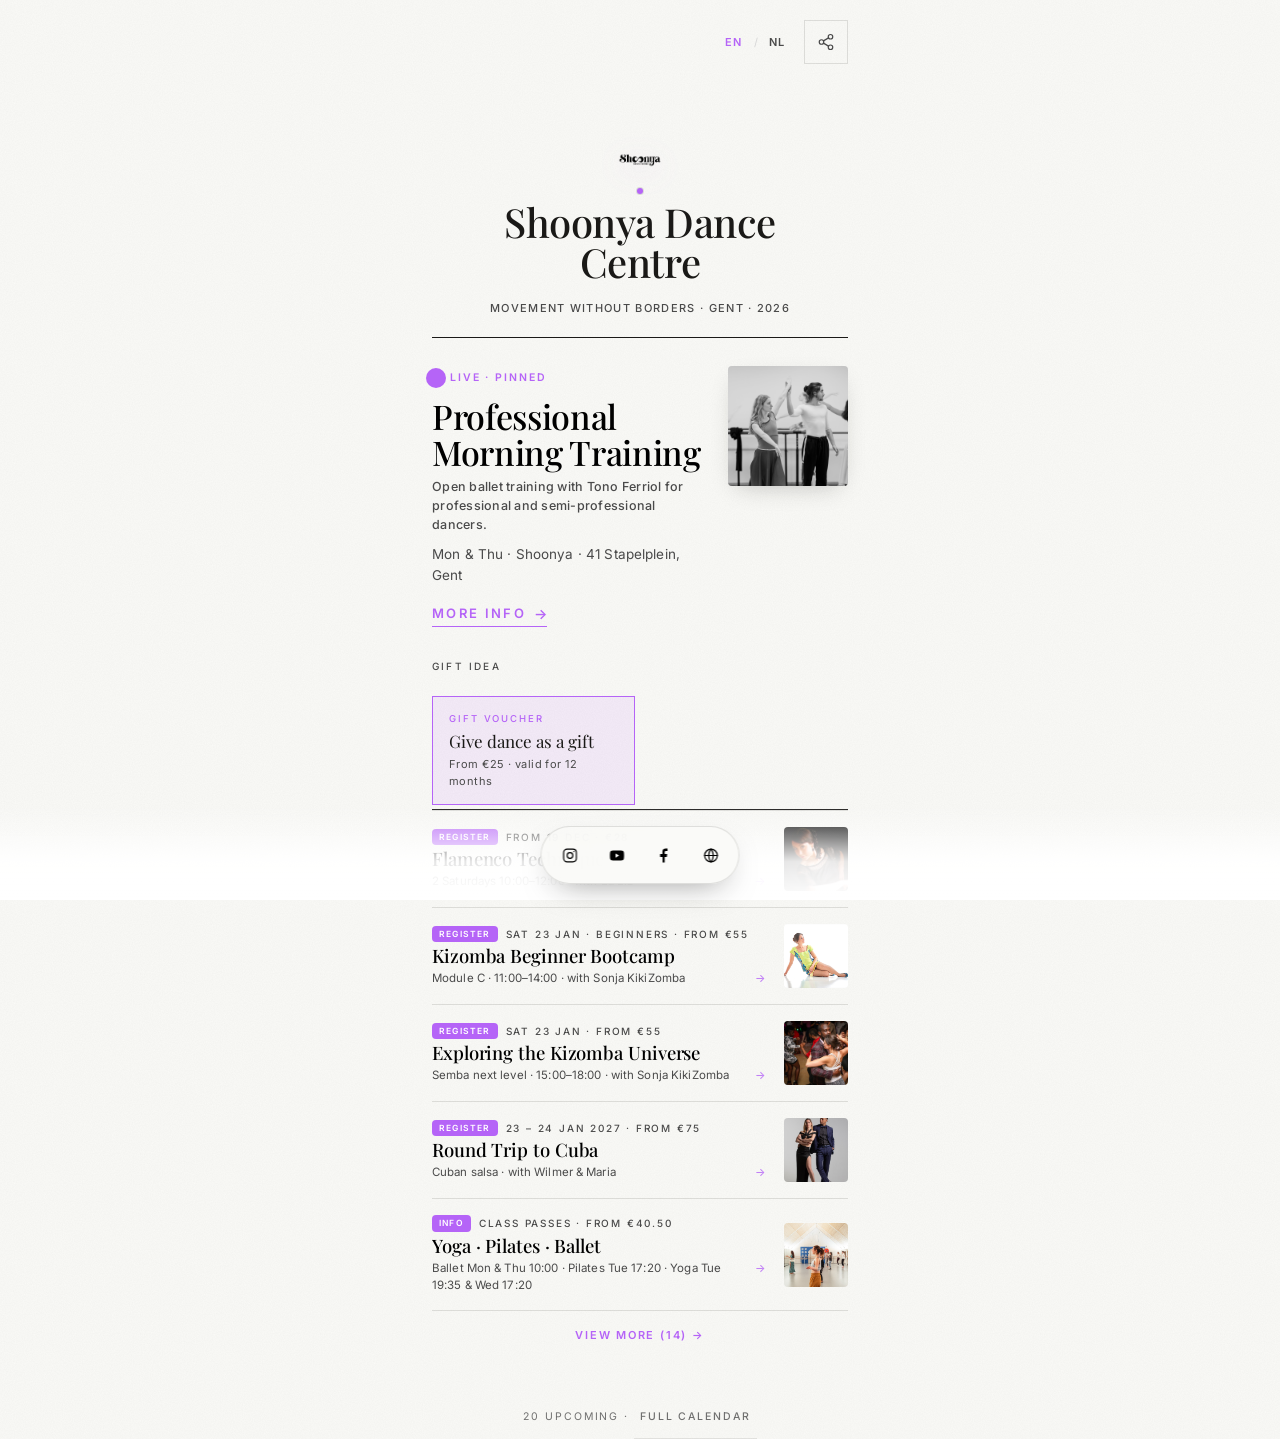
<file: index.html>
<!doctype html>
<html lang="en">
<head>
<meta charset="utf-8">
<meta name="viewport" content="width=device-width,initial-scale=1,viewport-fit=cover">
<title>Shoonya Dance Centre · Links</title>
<meta name="description" content="Upcoming events, workshops and festivals at Shoonya Dance Centre in Gent.">
<meta name="theme-color" content="#FAFAF7">
<link rel="canonical" href="https://links.shoonyadance.com/">

<!-- Open Graph (D-028) -->
<meta property="og:type" content="website">
<meta property="og:site_name" content="Shoonya Dance Centre">
<meta property="og:title" content="Shoonya Dance Centre — Upcoming events & workshops">
<meta property="og:description" content="Classes, workshops and festivals at Shoonya Dance Centre, Gent — movement without borders.">
<meta property="og:url" content="https://links.shoonyadance.com/">
<meta property="og:locale" content="en">
<meta property="og:locale:alternate" content="nl">
<meta property="og:image" content="https://links.shoonyadance.com/og-image.jpg">
<meta property="og:image:width" content="1200">
<meta property="og:image:height" content="630">
<meta property="og:image:alt" content="Shoonya Dance Centre — Gent">

<!-- Twitter card (D-028) -->
<meta name="twitter:card" content="summary_large_image">
<meta name="twitter:title" content="Shoonya Dance Centre — Upcoming events & workshops">
<meta name="twitter:description" content="Classes, workshops and festivals at Shoonya Dance Centre, Gent — movement without borders.">
<meta name="twitter:image" content="https://links.shoonyadance.com/og-image.jpg">

<!-- Favicons (D-028) -->
<link rel="icon" href="favicon.ico" sizes="any">
<link rel="icon" type="image/png" href="favicon.png">
<link rel="apple-touch-icon" href="apple-touch-icon.png">

<!-- JSON-LD: DanceSchool (static). Event ItemList injected at runtime from EVENTS. -->
<script type="application/ld+json">
{
  "@context": "https://schema.org",
  "@type": "DanceSchool",
  "name": "Shoonya Dance Centre",
  "url": "https://www.shoonyadance.com",
  "address": {
    "@type": "PostalAddress",
    "streetAddress": "Stapelplein 41",
    "postalCode": "9000",
    "addressLocality": "Gent",
    "addressCountry": "BE"
  },
  "sameAs": [
    "https://instagram.com/shoonyadance",
    "https://youtube.com/@shoonyadance",
    "https://facebook.com/shoonyadance",
    "https://www.shoonyadance.com"
  ]
}
</script>
<link rel="preconnect" href="https://fonts.googleapis.com">
<link rel="preconnect" href="https://fonts.gstatic.com" crossorigin>
<link href="https://fonts.googleapis.com/css2?family=Inter:wght@400;500;600&family=Playfair+Display:ital,wght@0,500;0,600;1,500&display=swap" rel="stylesheet">
<!-- Mobile-hub design-system layer — bundled locally for deploy-safety.
     Source of truth: ../../Claude Designs/Swapnil-Social-Set/colors_and_type.css -->
<link rel="stylesheet" href="styles/mobile-hub.css">
<style>
  :root{
    --vibrant:#B564F7;
    --vibrant-soft:rgba(181,100,247,.10);
    --vibrant-ink:#FFFFFF;
    --ink:#1A1917;
    --charcoal:#4A4A4A;
    --mist:#D6D6D6;
    --hairline:rgba(26,25,23,.12);
    --paper:#FAFAF7;
    --card:#FFFFFF;
    --pf:'Playfair Display', Georgia, 'Times New Roman', serif;
    --inter:'Inter', -apple-system, BlinkMacSystemFont, 'Segoe UI', Helvetica, sans-serif;
    --ease:cubic-bezier(.22,.61,.36,1);
    --t-fast:120ms; --t-base:240ms; --t-slow:480ms;
  }
  *,*::before,*::after{box-sizing:border-box;margin:0;padding:0}
  /* overflow-x lives on <html> on purpose: on <body> it turns the body into a
     scroll container, and a scroll container drops its own bottom padding —
     which silently ate the 210px dock clearance below. Do not move it back. */
  html{height:100%;overflow-x:hidden}
  body{
    font-family:var(--inter);font-size:15px;color:var(--ink);background:var(--paper);
    background-image:url("data:image/svg+xml;utf8,<svg xmlns='http://www.w3.org/2000/svg' width='180' height='180'><filter id='n'><feTurbulence type='fractalNoise' baseFrequency='0.9' numOctaves='2' stitchTiles='stitch'/><feColorMatrix values='0 0 0 0 0.1 0 0 0 0 0.1 0 0 0 0 0.1 0 0 0 0.045 0'/></filter><rect width='100%' height='100%' filter='url(%23n)'/></svg>");
    -webkit-font-smoothing:antialiased;-moz-osx-font-smoothing:grayscale;
    text-rendering:optimizeLegibility;line-height:1.5;min-height:100vh;min-height:100svh;
  }
  a{color:inherit;text-decoration:none}
  img{display:block;max-width:100%;height:auto}
  .page{max-width:480px;margin:0 auto;padding:0 24px 210px;position:relative}  /* 210px = fixed social-dock clearance (mobile-hub.css: min 200px) */
  header.hero{padding:40px 0 20px;text-align:center;position:relative}
  .brand-mark{width:48px;height:48px;margin:0 auto 14px;display:flex;align-items:center;justify-content:center;position:relative}
  .brand-mark img{width:100%;height:100%;object-fit:contain;filter:drop-shadow(0 6px 14px rgba(181,100,247,.22))}
  .brand-mark::after{content:'';position:absolute;left:50%;bottom:-10px;transform:translateX(-50%);width:6px;height:6px;border-radius:50%;background:var(--vibrant);box-shadow:0 0 0 1px rgba(26,25,23,.12)}
  h1.wordmark{font-family:var(--pf);font-weight:500;font-size:clamp(30px,8.2vw,40px);line-height:1;letter-spacing:-.012em;color:var(--ink);margin-top:18px}
  .eyebrow{font-family:var(--inter);font-weight:500;font-size:11px;letter-spacing:.12em;text-transform:uppercase;color:var(--charcoal)}
  header.hero .sub{margin-top:18px}
  .rule{height:1px;background:var(--ink);width:100%;transform-origin:left;animation:rule-in 900ms var(--ease) both}
  /* ── Sep 2026 campaign routes (Claude, 2026-08-10) ───────────────────────
     The four campaign actions, always visible, above the date-sorted list.
     Before this, "Opendeurdag" and "Free trial week" were buried inside the
     collapsed VIEW MORE group and there was NO class-finder route at all. */
  .routes{margin:22px 0 4px;display:grid;grid-template-columns:1fr 1fr;gap:10px}
  @media (max-width:400px){.routes{grid-template-columns:1fr}}
  .routes__lbl{font-family:var(--inter);font-size:10px;font-weight:500;letter-spacing:.22em;text-transform:uppercase;color:var(--charcoal);margin-bottom:12px}
  .route{display:flex;flex-direction:column;gap:5px;padding:15px 16px;border:1px solid var(--hairline);background:var(--card);text-decoration:none;transition:border-color var(--t-base) var(--ease),transform var(--t-base) var(--ease)}
  .route:hover{border-color:var(--vibrant);transform:translateY(-1px)}
  .route--primary{border-color:var(--vibrant);background:var(--vibrant-soft)}
  .route__eyebrow{font-family:var(--inter);font-size:9.5px;font-weight:500;letter-spacing:.20em;text-transform:uppercase;color:var(--vibrant)}
  .route__title{font-family:var(--pf);font-size:17px;line-height:1.2;color:var(--ink)}
  .route__meta{font-family:var(--inter);font-size:11px;letter-spacing:.04em;color:var(--charcoal)}

  /* Featured event card — page-specific extensions to the system class */
  .featured-event-card::before{content:'';position:absolute;left:-8px;right:-8px;top:14px;bottom:18px;border:1px solid transparent;pointer-events:none;animation:halo 4.2s ease-in-out infinite}
  .pulse-dot{width:8px;height:8px;border-radius:50%;background:var(--vibrant);position:relative;flex:0 0 8px}
  .pulse-dot::after{content:'';position:absolute;inset:-6px;border-radius:50%;background:var(--vibrant);animation:pulse 1.8s ease-in-out infinite}
  .featured-event-card .countdown{margin-top:14px;display:inline-flex;align-items:center;gap:10px;font-family:'SF Mono','JetBrains Mono','Menlo',monospace;font-size:12px;letter-spacing:.06em;color:var(--ink);padding:7px 10px;border:1px solid var(--hairline);background:var(--card)}
  .featured-event-card .countdown .lbl{font-family:var(--inter);font-weight:500;font-size:10px;letter-spacing:.22em;text-transform:uppercase;color:var(--charcoal)}
  .featured-event-card a:hover .featured-event-card__cta{gap:14px}
  .featured-event-card__cta{transition:gap var(--t-base) var(--ease);font-size:13px;border-bottom:1.5px solid var(--vibrant);padding-bottom:2px}
  .featured-event-card__thumb.placeholder{background:linear-gradient(140deg,#2a1238,#5c2a8a 55%,#1a0a2c) !important}

  /* Events list — wrapper only; row styling comes from .link-row in the design system */
  .events{list-style:none}
  .events li{border-top:1px solid var(--hairline)}
  .events li:last-child{border-bottom:1px solid var(--hairline)}
  /* Group wrapper <li> behaves like a normal list row for border purposes — the
     summary row sits inside <details>. When expanded, children render as
     anchors directly inside .event-group__children; give them hairlines. */
  .events li.event-group{padding:0}
  .events .event-group__children > a{display:grid;border-top:1px solid var(--hairline)}
  .events .event-group__children > a:first-child{border-top:1px solid var(--hairline)}
  .events .link-row__title{font-size:18.5px;line-height:1.12}  /* page-specific size for shoonya rows */
  .link-row__thumb.placeholder{background:linear-gradient(135deg,#2a1238,#5c2a8a 50%,#1a0a2c)}
  .row-hidden{display:none}
  .view-more{border-top:1px solid var(--hairline)}
  .view-more button{width:100%;display:inline-flex;align-items:center;justify-content:center;gap:8px;min-height:48px;background:transparent;border:0;cursor:pointer;font-family:var(--inter);font-weight:600;font-size:11px;letter-spacing:.16em;text-transform:uppercase;color:var(--vibrant);transition:opacity var(--t-fast) var(--ease)}
  .view-more button:hover{opacity:.78}
  .view-more button:focus-visible{outline:2px solid var(--vibrant);outline-offset:2px}

  .footnote{margin-top:36px;font-family:var(--inter);font-size:10.5px;letter-spacing:.18em;text-transform:uppercase;color:var(--charcoal);text-align:center;opacity:.78}
  /* P2 fix: footer links must be ≥44px touch target */
  .footnote a{display:inline-flex;align-items:center;min-height:44px;padding:0 6px;color:var(--charcoal);font-weight:500;border-bottom:1px solid var(--hairline)}

  /* social dock — page-specific tweaks layered on .social-dock--glass */
  .social-dock--glass{animation:lift-in 600ms 300ms var(--ease) both}
  .social-dock--glass a:focus-visible{outline:2px solid var(--vibrant);outline-offset:2px}

  .empty{text-align:center;padding:48px 0;font-family:var(--pf);font-style:italic;font-size:18px;color:var(--charcoal)}

  /* ===== PAGE CONTROLS (language toggle + share) ===== */
  .page-controls{display:flex;align-items:center;justify-content:flex-end;gap:12px;padding:20px 0 0}
  .lang{display:inline-flex;align-items:center;gap:5px}
  .lang-opt{background:none;border:0;cursor:pointer;font-family:var(--inter);font-weight:600;font-size:11px;letter-spacing:.14em;text-transform:uppercase;color:var(--charcoal);padding:10px 6px;min-height:44px;transition:color var(--t-fast) var(--ease)}
  .lang-opt.is-on{color:var(--vibrant)}
  .lang-opt:hover{color:var(--ink)}
  .lang-opt:focus-visible{outline:2px solid var(--vibrant);outline-offset:2px}
  .lang-sep{color:var(--mist);font-size:11px;user-select:none}
  .share-btn{display:inline-flex;align-items:center;justify-content:center;width:44px;height:44px;flex:0 0 44px;background:transparent;border:1px solid var(--hairline);color:var(--charcoal);cursor:pointer;transition:color var(--t-fast) var(--ease),border-color var(--t-fast) var(--ease)}
  .share-btn svg{width:18px;height:18px}
  .share-btn:hover{color:var(--vibrant);border-color:var(--vibrant)}
  .share-btn:focus-visible{outline:2px solid var(--vibrant);outline-offset:2px}


  /* ===== SHARE MODAL + TOAST ===== */
  .share-modal{position:fixed;inset:0;z-index:60;display:flex;align-items:center;justify-content:center;padding:24px;background:rgba(26,25,23,.5);backdrop-filter:blur(3px);-webkit-backdrop-filter:blur(3px);animation:fade-in 200ms var(--ease) both}
  .share-modal[hidden]{display:none}
  .share-modal__card{position:relative;width:100%;max-width:320px;background:var(--card);border:1px solid var(--hairline);padding:28px 24px 24px;text-align:center;animation:pop-in 260ms var(--ease) both}
  .share-modal__close{position:absolute;top:8px;right:8px;width:44px;height:44px;display:flex;align-items:center;justify-content:center;background:none;border:0;font-size:24px;line-height:1;color:var(--charcoal);cursor:pointer}
  .share-modal__close:focus-visible{outline:2px solid var(--vibrant);outline-offset:2px}
  .share-modal__title{font-family:var(--pf);font-weight:500;font-size:22px;color:var(--ink);margin-bottom:16px}
  .share-modal__qr{width:180px;height:180px;margin:0 auto;border:1px solid var(--hairline);image-rendering:pixelated}
  .share-modal__url{margin-top:12px;font-family:var(--inter);font-size:11px;letter-spacing:.06em;text-transform:lowercase;color:var(--charcoal);word-break:break-all}
  .share-modal__actions{margin-top:18px;display:flex;flex-direction:column;gap:10px}
  .share-pill{display:inline-flex;align-items:center;justify-content:center;min-height:46px;padding:0 18px;border:1.5px solid var(--vibrant);color:var(--vibrant);background:transparent;font-family:var(--inter);font-weight:600;font-size:12.5px;letter-spacing:.08em;text-transform:uppercase;cursor:pointer;transition:background var(--t-base) var(--ease),color var(--t-base) var(--ease)}
  .share-pill:hover{background:var(--vibrant);color:#fff}
  .share-pill:focus-visible{outline:2px solid var(--vibrant);outline-offset:2px}
  .share-pill--ghost{border-color:var(--hairline);color:var(--charcoal)}
  .share-pill--ghost:hover{background:var(--ink);border-color:var(--ink);color:#fff}
  .toast{position:fixed;left:50%;bottom:96px;transform:translate(-50%,12px);z-index:70;background:var(--ink);color:#fff;font-family:var(--inter);font-size:12.5px;letter-spacing:.04em;padding:11px 18px;opacity:0;pointer-events:none;transition:opacity var(--t-base) var(--ease),transform var(--t-base) var(--ease)}
  .toast.show{opacity:1;transform:translate(-50%,0)}
  @keyframes fade-in{from{opacity:0}to{opacity:1}}
  @keyframes pop-in{from{opacity:0;transform:translateY(10px) scale(.98)}to{opacity:1;transform:translateY(0) scale(1)}}

  @keyframes pulse{0%,100%{transform:scale(.4);opacity:.45}50%{transform:scale(1.6);opacity:0}}
  @keyframes halo{0%,100%{border-color:transparent}50%{border-color:rgba(181,100,247,.32)}}
  @keyframes rule-in{from{transform:scaleX(0)}to{transform:scaleX(1)}}
  @keyframes fade-up{from{opacity:0;transform:translateY(10px)}to{opacity:1;transform:translateY(0)}}
  @keyframes lift-in{from{opacity:0;transform:translate(-50%,16px)}to{opacity:1;transform:translate(-50%,0)}}
  .stagger > *{opacity:0;animation:fade-up 700ms var(--ease) forwards}

  @media (prefers-reduced-motion: reduce){
    *,*::before,*::after{animation:none !important;transition:none !important}
    .stagger > *{opacity:1}
  }
  @media (min-width:560px){
    .page{padding:0 32px}
    header.hero{padding-top:72px}
  }
</style>
</head>
<body data-brand="shoonya">

<main class="page">
  <div class="page-controls">
    <div class="lang" role="group" aria-label="Language / Taal">
      <button type="button" class="lang-opt is-on" data-lang="en" aria-pressed="true">EN</button>
      <span class="lang-sep" aria-hidden="true">/</span>
      <button type="button" class="lang-opt" data-lang="nl" aria-pressed="false">NL</button>
    </div>
    <button type="button" class="share-btn" id="share-btn" aria-label="Share this page" aria-haspopup="dialog">
      <svg viewBox="0 0 24 24" fill="none" stroke="currentColor" stroke-width="1.6" stroke-linecap="round" stroke-linejoin="round" aria-hidden="true"><circle cx="18" cy="5" r="3"/><circle cx="6" cy="12" r="3"/><circle cx="18" cy="19" r="3"/><path d="M8.6 13.5l6.8 4M15.4 6.5l-6.8 4"/></svg>
    </button>
  </div>
  <header class="hero">
    <div class="brand-mark" aria-hidden="true">
      <img src="images/shoonya-mark.png" alt="">
    </div>
    <h1 class="wordmark">Shoonya Dance<br>Centre</h1>
    <div class="eyebrow sub" id="eyebrow-label">Movement without borders · Gent · 2026</div>
  </header>

  <div class="rule" aria-hidden="true"></div>
  <section id="pinned-slot" aria-label="Featured event"></section>
  <section id="routes-slot" aria-label="Register, schedule, open house and trial week"></section>
  <div class="rule" aria-hidden="true"></div>
  <ul class="events stagger" id="event-list" aria-label="Upcoming events"></ul>


  <p class="footnote" id="footnote"></p>
</main>

<div class="social-dock-fade" aria-hidden="true"></div>
<nav class="social-dock social-dock--glass" aria-label="Shoonya on social">
  <a href="https://instagram.com/shoonyadance" aria-label="Instagram" target="_blank" rel="noopener">
    <svg viewBox="0 0 24 24" fill="none" stroke="currentColor" stroke-width="1.6" stroke-linecap="round" stroke-linejoin="round"><rect x="3" y="3" width="18" height="18" rx="5"/><circle cx="12" cy="12" r="4"/><circle cx="17.5" cy="6.5" r=".9" fill="currentColor" stroke="none"/></svg>
  </a>
  <a href="https://youtube.com/@shoonyadance" aria-label="YouTube" target="_blank" rel="noopener">
    <svg viewBox="0 0 24 24" fill="currentColor"><path d="M21.6 7.2a2.5 2.5 0 0 0-1.7-1.8C18.3 5 12 5 12 5s-6.3 0-7.9.4A2.5 2.5 0 0 0 2.4 7.2C2 8.8 2 12 2 12s0 3.2.4 4.8a2.5 2.5 0 0 0 1.7 1.8C5.7 19 12 19 12 19s6.3 0 7.9-.4a2.5 2.5 0 0 0 1.7-1.8c.4-1.6.4-4.8.4-4.8s0-3.2-.4-4.8zM10 15V9l5 3-5 3z"/></svg>
  </a>
  <a href="https://facebook.com/shoonyadance" aria-label="Facebook" target="_blank" rel="noopener">
    <svg viewBox="0 0 24 24" fill="currentColor"><path d="M13 22v-8h3l.5-4H13V7.5c0-1.1.3-1.9 2-1.9h2V2.1c-.4 0-1.5-.1-2.7-.1-2.7 0-4.5 1.6-4.5 4.6V10H6.5v4H10v8h3z"/></svg>
  </a>
  <a href="https://www.shoonyadance.com" aria-label="Website" target="_blank" rel="noopener">
    <svg viewBox="0 0 24 24" fill="none" stroke="currentColor" stroke-width="1.6" stroke-linecap="round" stroke-linejoin="round"><circle cx="12" cy="12" r="9"/><path d="M3 12h18"/><path d="M12 3a14 14 0 0 1 0 18"/><path d="M12 3a14 14 0 0 0 0 18"/></svg>
  </a>
</nav>

<div class="share-modal" id="share-modal" role="dialog" aria-modal="true" aria-label="Share this page" hidden>
  <div class="share-modal__card">
    <button type="button" class="share-modal__close" id="share-close" aria-label="Close">&times;</button>
    <div class="share-modal__title" id="share-title">Share</div>
    <img class="share-modal__qr" src="qr-shoonya.png" alt="QR code linking to this page" width="180" height="180" decoding="async">
    <div class="share-modal__url">links.shoonyadance.com</div>
    <div class="share-modal__actions">
      <button type="button" class="share-pill" id="share-copy">Copy link</button>
      <a class="share-pill share-pill--ghost" id="share-download" href="qr-shoonya.png" download="shoonya-link-qr.png">Download QR</a>
      <button type="button" class="share-pill share-pill--ghost" id="share-native" hidden>Share via…</button>
    </div>
  </div>
</div>

<script>
/* ── Share / QR panel. URL from canonical. Toast follows <html lang>;
   button labels are set by the page i18n (applyStatic). */
(function(){
  const SHARE_URL = document.querySelector('link[rel=canonical]')?.href || location.href;
  const SHARE_TITLE = document.title;
  const TOAST = { en: 'Link copied', nl: 'Link gekopieerd' };
  const lang = () => (document.documentElement.lang === 'nl' ? 'nl' : 'en');
  const modal = document.getElementById('share-modal');
  const openBtn = document.getElementById('share-btn');
  const closeBtn = document.getElementById('share-close');
  const copyBtn = document.getElementById('share-copy');
  const nativeBtn = document.getElementById('share-native');
  let lastFocus = null;

  const open = () => { lastFocus = document.activeElement; modal.hidden = false; document.body.style.overflow = 'hidden'; closeBtn.focus(); };
  const close = () => { modal.hidden = true; document.body.style.overflow = ''; (lastFocus || openBtn).focus(); };

  openBtn.addEventListener('click', open);
  closeBtn.addEventListener('click', close);
  modal.addEventListener('click', e => { if (e.target === modal) close(); });
  document.addEventListener('keydown', e => { if (e.key === 'Escape' && !modal.hidden) close(); });
  // Focus trap: keep Tab/Shift+Tab cycling inside the modal while open.
  modal.addEventListener('keydown', e => {
    if (e.key !== 'Tab' || modal.hidden) return;
    const els = Array.from(modal.querySelectorAll('button, [href], input, [tabindex]:not([tabindex="-1"])')).filter(el => !el.hidden && el.offsetParent !== null);
    if (!els.length) return;
    const first = els[0], last = els[els.length - 1];
    if (e.shiftKey && document.activeElement === first) { e.preventDefault(); last.focus(); }
    else if (!e.shiftKey && document.activeElement === last) { e.preventDefault(); first.focus(); }
  });

  copyBtn.addEventListener('click', async () => {
    try { await navigator.clipboard.writeText(SHARE_URL); toast(TOAST[lang()]); }
    catch(e) {
      const t = document.createElement('textarea'); t.value = SHARE_URL;
      t.style.position = 'fixed'; t.style.opacity = '0'; document.body.appendChild(t);
      t.select(); try { document.execCommand('copy'); toast(TOAST[lang()]); } catch(_) {}
      t.remove();
    }
  });

  if (navigator.share) {
    nativeBtn.hidden = false;
    nativeBtn.addEventListener('click', () => { navigator.share({ title: SHARE_TITLE, url: SHARE_URL }).catch(() => {}); });
  }

  let toastEl, toastTimer;
  function toast(msg){
    if (!toastEl){ toastEl = document.createElement('div'); toastEl.className = 'toast'; toastEl.setAttribute('role','status'); document.body.appendChild(toastEl); }
    toastEl.textContent = msg; toastEl.classList.add('show');
    clearTimeout(toastTimer); toastTimer = setTimeout(() => toastEl.classList.remove('show'), 1800);
  }
})();
</script>

<script>
/* ============================================================
   SHOONYA DANCE CENTRE · LINK-IN-BIO
   Audience: shoonya — only shows events tagged 'shoonya' or 'both'.
   Auto-hides past events. Pinned: true forces an event to the hero.
   Events without a specific `image` fall back to a rotating photo
   from STYLE_POOLS based on their `style` tag.
   ============================================================ */

const AUDIENCE = 'shoonya';

// Guaranteed fallback when an event has no `image` and no matching `style` pool.
// 3 brand-designed Shoonya variants — round-robin'd in render order so repeated
// fallback rows don't look identical. All are purple gradient + centered wordmark.
const FALLBACK_IMAGES = [
  'images/shoonya-fallback.jpg',
  'images/shoonya-fallback-2.jpg',
  'images/shoonya-fallback-3.jpg',
];

// DM fallback when an event has no dedicated URL — opens Instagram DM with @shoonyadance.
const DM_URL = 'https://ig.me/m/shoonyadance';

const STYLE_POOLS = {
  bhangra:          ['images/styles/bhangra-1.jpg', 'images/styles/bhangra-2.jpg'],
  bollywood:        ['images/styles/bollywood-1.jpg', 'images/styles/bollywood-2.jpg'],
  folk:             ['images/styles/folk-1.jpg', 'images/styles/folk-2.jpg'],
  'semi-classical': ['images/styles/semi-classical-1.jpg', 'images/styles/semi-classical-2.jpg'],
};

// Multi-workshop event groups. When `group` is set on a child event, it
// renders under the group's header in the events list (chronologically
// placed by the earliest child date). Group metadata drives the header.
const GROUPS = {
  'gentse-feesten': {
    label: 'Gentse Feesten 2026',
    dateLabel: '18 – 26 Jul',
    eyebrow: '12 workshops · Het Bal + Salsabar',
  },
  'social-nights': {
    label: 'Kizomba Social Nights',
    dateLabel: 'Oct – Feb',
    eyebrow: '3 Fridays · with Sonja KikiZomba',
    unit: 'night',
  },
  'salsa-bachata-nights': {
    label: 'Salsa Bachata Social Nights',
    dateLabel: 'Sep – Feb',
    eyebrow: '4 Fridays · with Alex',
    unit: 'night',
  },
};

const EVENTS = [
  /* Sevillanas March 2027 — local launch preparation, 22 October 2026.
     Hand-added outside AUTO blocks. Website pages and bookings verified live.
     Workshop has two separate mornings; no continuous TV clock span. */
  {
    id:'sevillanas-refresh-march-2027', audience:'shoonya',
    title:'Sevillanas Refresh · La Liz',
    eyebrow:'Workshop · beide ochtenden 10:00–12:00',
    date:'2027-03-13', endDate:'2027-03-14',
    dateLabel:'13–14 mrt 2027 · 10:00–12:00 per dag',
    subtitle:'Refresh coplas 1–4, for dancers who have learned Sevillanas before.',
    location:'Shoonya · Stapelplein 41, Gent',
    image:'images/sevillanas-refresh-march-2027.jpg',
    url:'https://www.shoonyadance.com/calendar/sevillanas-refresh-march-2027',
    cta:'Info & inschrijven',
    images:["https://tv.shoonyadance.com/assets/la-liz-photo.jpg"],
  },
  {
    id:'sevillanas-rumba-social-march-2027', audience:'shoonya',
    title:'Sevillanas & Rumba · Social Night',
    eyebrow:'Met La Liz · les & dansavond',
    date:'2027-03-19', endDate:'2027-03-20',
    startTime:'19:30', endTime:'00:00',
    dateLabel:'Vr 19 mrt 2027 · vanaf 19:30',
    subtitle:'Practise Sevillanas and learn Rumba flamenca with La Liz, then stay for the social night.',
    location:'Shoonya · Stapelplein 41, Gent',
    image:'images/sevillanas-rumba-social-march-2027.jpg',
    url:'https://www.shoonyadance.com/calendar/sevillanas-rumba-social-night-march-2027',
    cta:'Info & tickets',
    images:["https://tv.shoonyadance.com/assets/la-liz-photo.jpg"],
  },

  /* Hand-added 2026-10-19 — Ghent Tap Festival 2027 SAVE-THE-DATE (/event-launch).
     OUTSIDE every *-AUTO:START/END block on purpose; do not move it inside one.
     No startTime/endTime (D-108): two-day span, a single clock pair would mislead the TV board.
     Replace eyebrow/cta/url at the full launch (line-up + registration). */
  {
    id:'ghent-tap-festival-2027', audience:'shoonya',
    title:'Ghent Tap Festival 2027',
    eyebrow:'Save the date \u00b7 with Tapdance Promotion',
    date:'2027-03-06', endDate:'2027-03-07',
    dateLabel:'Sat 6 \u2013 Sun 7 Mar 2027',
    subtitle:'Tap workshops with international artists and an evening show.',
    location:'Shoonya \u00b7 41 Stapelplein, Gent',
    image:'images/ghent-tap-festival-2027.jpg',
    url:'https://festivals.shoonyadance.com/ghent-tap-festival/',
    cta:'Save the date',
  },
  /* Hand-added 2026-08-23 — morning / early weekly classes social set.
     OUTSIDE every *-AUTO:START/END block on purpose; do not move it inside one. */
  {
    id:'morning-early-classes', audience:'shoonya',
    title:'Yoga · Pilates · Ballet',
    // NB: the compact (non-pinned) card layout DROPS `subtitle` — verified by render
    // 2026-08-23. Anything that must be seen goes in title / eyebrow / dateLabel.
    // 26 Oct 2026: class-pass push (projects/shoonya/morning-classes) — times from
    // sep-2026-canonical.md + decisions 14/15 Oct; link = app pass catalogue.
    // Ballet passes expire 10 Dec 2026 — drop "Ballet" from this card after that date.
    eyebrow:'Class passes \u00b7 from \u20ac40.50',
    date:'2026-09-15', endDate:'2027-01-27', price:'from €40.50',
    subtitle:'Class passes \u2014 no semester commitment.',
    dateLabel:'Ballet Mon & Thu 10:00 \u00b7 Pilates Tue 17:20 \u00b7 Yoga Tue 19:35 & Wed 17:20',
    location:'',
    image:'images/morning-early-classes.jpg',
    url:'https://portal.shoonyadance.com/register/workshop',
    cta:'Choose your pass',
  },
  {
    id:'oriental-flow', audience:'shoonya',
    title:'Oriental Flow miniseries', eyebrow:'5-week course · Saturdays',
    date:'2026-05-09', endDate:'2026-05-09',
    dateLabel:'Sat 9 May – 13 Jun · 11:30',
    location:'Shoonya · 41 Stapelplein, Gent',
    url:'https://shoonyadance.com/calendar/oriental-flow-miniseries',
    cta:'Reserve a spot',
  },
  {
    id:'leylet-raqs', audience:'shoonya',
    title:'Leylet Raqs · Heritage Edition',
    eyebrow:'Bellydance weekend · Raqs Sharqi',
    date:'2026-05-29', endDate:'2026-05-31',
    dateLabel:'Fri 29 May 21:00 → Sun 31 May 18:00',
    location:'Shoonya · 41 Stapelplein, Gent',
    /* /leylet-raqs-festival still shows 2025 content — use the 2026 calendar
       page until the festival landing page is updated. */
    url:'https://shoonyadance.com/calendar/leylet-raqs-heritage-edition',
    cta:'Reserve a spot',
  },
  {
    id:'salsa-bachata', audience:'shoonya',
    title:'Shoonya goes Salsa & Bachata', eyebrow:'Oefenavond · social',
    date:'2026-06-12', endDate:'2026-06-13',
    dateLabel:'Fri 12 Jun 19:30 → Sat 13 Jun 01:00',
    location:'Shoonya · 41 Stapelplein, Gent',
    image:'images/salsa-bachata.png',
    url:'https://shoonyadance.com/calendar/shoonya-goes-salsa-bachata-june',
    cta:'Reserve a spot',
  },
  {
    id:'opendeurdag-jun', audience:'shoonya',
    title:'Opendeurdag · 20+ styles', eyebrow:'14 Jun · 10:00 – 17:00 · free · 12+',
    date:'2026-06-14', dateLabel:'Sun 14 June',
    location:'Shoonya · 41 Stapelplein, Gent',
    image:'images/opendeurdag.png',
    url:'https://shoonyadance.com/calendar/movement-without-borders-open-door-day-june-14th-',
    cta:'Free · just show up',
  },
  {
    id:'france-retreat', audience:'both',
    title:'Zomerstage 2027', eyebrow:'3 – 9 Jul · South of France',
    subtitle:'With Alex, Lenka, La Liz, Shirley & Swapnil. Six nights of dance and yoga in France.',
    date:'2027-07-03', endDate:'2027-07-09',
    dateLabel:'6 nights · stay, meals & classes', location:'',
    image:'images/zomerstage-2027.jpg',
    // Plain photo pool for Studio TV; the bio keeps its designed card above.
    images:['https://zomerstage.shoonyadance.com/assets/retreat-band.webp'],
    url:'https://zomerstage.shoonyadance.com/',
    cta:'Request your place',
  },
  // ─── Hand-added, OUTSIDE every AUTO block. Added 2026-08-23 by /event-launch.
  // Tono Ferriol's Int/Adv mornings. Pitch is the FREE first class (Swapnil,
  // 2026-08-23), so the CTA is "Come try it free", not "Buy a pass" — the Zoho
  // pass records do not exist yet and a buy CTA would dead-end.
  {
    id:'professional-morning-training', audience:'shoonya',
    boost:true,
    title:'Professional Morning Training',
    // The row layout DROPS `subtitle` (verified by rendering, 2026-08-23) — the
    // two disciplines have to live in the eyebrow or they are invisible, the
    // same trap as a group name in a pinned card's eyebrow.
    eyebrow:'Ballet · Tono Ferriol',
    // board_line from events/workshop/2026-09-28-professional-morning-training.json
    subtitle:'Open ballet training with Tono Ferriol for professional and semi-professional dancers.',
    date:'2026-09-28', endDate:'2026-12-10',
    dateLabel:'Mon & Thu',
    location:'Shoonya · 41 Stapelplein, Gent',
    image:'images/professional-morning-training.jpg',
    url:'https://www.shoonyadance.com/professional-morning-training-gent',
    cta:'More info',
  },
  // ─── Gentse Feesten 2026 · auto-generated from projects/shoonya/workshop/gentse-feesten-2026.json ───
  // Run `node projects/shoonya/workshop/gen-gentse-feesten.mjs` after editing the JSON. DO NOT hand-edit between the markers.
  /* GF-AUTO:START */
  {
    id:'gf-lindy-hop-18', audience:'shoonya', group:'gentse-feesten',
    title:'Lindy Hop', eyebrow:'Sat 18 Jul · 18:00 · Salsabar',
    date:'2026-07-18', dateLabel:'Sat 18 July · 18:00',
    location:'Upside Down · Salsabar',
    url:'https://workshops.shoonyadance.com/gentse-feesten-2026/',
    cta:'Free · just show up',
  },
  {
    id:'gf-lindy-intro-18', audience:'shoonya', group:'gentse-feesten',
    title:'Lindy Hop Introduction', eyebrow:'Sat 18 Jul · 19:00 · Het Bal',
    date:'2026-07-18', dateLabel:'Sat 18 July · 19:00',
    location:'Upside Down · Het Bal',
    image:'images/upside-down-10.jpg',
    url:'https://workshops.shoonyadance.com/gentse-feesten-2026/',
    cta:'Free · just show up',
  },
  {
    id:'gf-kizomba-18', audience:'shoonya', group:'gentse-feesten',
    title:'Kizomba', eyebrow:'Sat 18 Jul · 21:00 · Salsabar',
    date:'2026-07-18', dateLabel:'Sat 18 July · 21:00',
    location:'Sonja KikiZomba · Salsabar',
    url:'https://workshops.shoonyadance.com/gentse-feesten-2026/',
    cta:'Free · just show up',
  },
  {
    id:'gf-tapdance-solojazz-19', audience:'shoonya', group:'gentse-feesten',
    title:'Tapdance & Solo Jazz', eyebrow:'Sun 19 Jul · 19:00 · Het Bal',
    date:'2026-07-19', dateLabel:'Sun 19 July · 19:00',
    location:'Upside Down · Het Bal',
    image:'images/upside-down-11.jpg',
    url:'https://workshops.shoonyadance.com/gentse-feesten-2026/',
    cta:'Free · just show up',
  },
  {
    id:'gf-flamenco-20', audience:'shoonya', group:'gentse-feesten',
    title:'Flamenco Sevillanas', eyebrow:'Mon 20 Jul · 18:00 · Baudelopark',
    date:'2026-07-20', dateLabel:'Mon 20 July · 18:00',
    location:'La Liz · Baudelopark',
    image:'images/shoonya-flamenco-001.jpg',
    url:'https://workshops.shoonyadance.com/gentse-feesten-2026/',
    cta:'Free · just show up',
  },
  {
    id:'gf-solojazz-20', audience:'shoonya', group:'gentse-feesten',
    title:'Solo Jazz & Lindy Hop', eyebrow:'Mon 20 Jul · 19:00 · Het Bal',
    date:'2026-07-20', dateLabel:'Mon 20 July · 19:00',
    location:'Upside Down · Het Bal',
    image:'images/upside-down-10.jpg',
    url:'https://workshops.shoonyadance.com/gentse-feesten-2026/',
    cta:'Free · just show up',
  },
  {
    id:'gf-bhangra-23', audience:'shoonya', group:'gentse-feesten',
    title:'Bhangra', eyebrow:'Thu 23 Jul · 18:00 · Het Bal',
    date:'2026-07-23', dateLabel:'Thu 23 July · 18:00',
    location:'Swapnil Dagliya · Het Bal',
    style:'bhangra',
    url:'https://workshops.shoonyadance.com/gentse-feesten-2026/',
    cta:'Free · just show up',
  },
  {
    id:'gf-oriental-flow-24', audience:'shoonya', group:'gentse-feesten',
    title:'Oriental Flow', eyebrow:'Fri 24 Jul · 15:00 · Het Bal',
    date:'2026-07-24', dateLabel:'Fri 24 July · 15:00',
    location:'Nathalie · Het Bal',
    url:'https://workshops.shoonyadance.com/gentse-feesten-2026/',
    cta:'Free · just show up',
  },
  {
    id:'gf-tapdance-24', audience:'shoonya', group:'gentse-feesten',
    title:'Tapdance', eyebrow:'Fri 24 Jul · 17:00 · Het Bal',
    date:'2026-07-24', dateLabel:'Fri 24 July · 17:00',
    location:'Tapdance Promotion · Het Bal',
    image:'images/shoonya-tapdance-001.jpg',
    url:'https://workshops.shoonyadance.com/gentse-feesten-2026/',
    cta:'Free · just show up',
  },
  {
    id:'gf-african-26', audience:'shoonya', group:'gentse-feesten',
    title:'African Congolese Dance', eyebrow:'Sun 26 Jul · 16:00 · Het Bal',
    date:'2026-07-26', dateLabel:'Sun 26 July · 16:00',
    location:'Joseph · Het Bal',
    image:'images/joseph-african-congolese.png',
    url:'https://workshops.shoonyadance.com/gentse-feesten-2026/',
    cta:'Free · just show up',
  },
  {
    id:'gf-bollyfolk-26', audience:'shoonya', group:'gentse-feesten',
    title:'Bollyfolk', eyebrow:'Sun 26 Jul · 18:00 · Het Bal',
    date:'2026-07-26', dateLabel:'Sun 26 July · 18:00',
    location:'Swapnil Dagliya · Het Bal',
    style:'folk',
    url:'https://workshops.shoonyadance.com/gentse-feesten-2026/',
    cta:'Free · just show up',
  },
  {
    id:'gf-garba-26', audience:'shoonya', group:'gentse-feesten',
    title:'Garba', eyebrow:'Sun 26 Jul · 19:00 · Het Bal',
    date:'2026-07-26', dateLabel:'Sun 26 July · 19:00',
    location:'Swapnil Dagliya · Het Bal',
    style:'folk',
    url:'https://workshops.shoonyadance.com/gentse-feesten-2026/',
    cta:'Free · just show up',
  },
  /* GF-AUTO:END */
  {
    id:'benenwerk-shoonya', audience:'shoonya',
    title:'Benenwerk · Shiva Stage', eyebrow:'Sat 8 Aug · Free',
    date:'2026-08-08', dateLabel:'Our stage in Brugge · initiations 19:00 + 21:30',
    location:'Provinciaal Hof · Markt, Brugge',
    style:'bollywood',
    url:'https://bruggecentraal.be/benenwerkpodia/shiva-stage/',
    cta:'Free · just show up',
  },
  {
    id:'dokfeesten', audience:'both',
    title:'Dokfeesten - Indian dance', eyebrow:'29 Aug · 18:20 · Gent',
    subtitle:'Indian dance performance with audience interaction at De Oude Dokken.',
    date:'2026-08-29', startTime:'18:20', price:'Free',
    dateLabel:'Sat 29 August · 18:20',
    location:'De Oude Dokken · Gent',
    style:'semi-classical',
    image:'images/dokfeesten-indian-dance.jpg',
    url:'https://dokfeesten.be/#programma',
    cta:'Free · just show up',
  },
  {
    id:'opendeurdag-sep', audience:'both', price:'Free',
    // subtitle is dropped by the compact bio card and used by the Studio TV as
    // the board line (≤90 chars). Sourced from the live event page's own
    // "Drop in for one class or stay all day" paragraph — never written fresh.
    subtitle:'Drop in for one class or stay all day — every style, every teacher, under one roof.',
    title:'Opendeurdag · Season opener', eyebrow:'13 Sep · Free',
    // 10:00–17:00 is stated on the live event page's "Good to know" block
    // (read 2026-08-27), so the board can show a real clock instead of a date.
    date:'2026-09-13', startTime:'10:00', endTime:'17:00',
    dateLabel:'19 free taster classes',
    // Studio-TV only: the bio card ignores this. Transcribed from the live
    // event page's "The programme" block (read 2026-08-27) — seven blocks of
    // 50 minutes, three classes at a time. On the day itself the TV shows it
    // as its own board between every page, so somebody standing in the hall
    // can see what is on next without asking.
    programme:{
      note:'Seven blocks of 50 minutes · three at a time · pick one, or keep going all day',
      blocks:[
        { time:'10:00', items:['Burlesque','Ballet'] },
        { time:'11:00', items:['Lindy Hop','Cissy Ball','Yoga'] },
        { time:'12:00', items:['Solo Jazz','Kizomba','Indian Dance Flow'] },
        { time:'13:00', items:['African & Congolese Dance','Pilates for Dancers'] },
        { time:'14:00', items:['Flamenco','Bachata','Oriental Flow'] },
        { time:'15:00', items:['Tap Dance','Cuban Salsa','Bollyfolk'] },
        { time:'16:00', items:['Argentine Tango','Rueda de Casino','Raqs Sharqi'] },
      ],
    },
    location:'',
    image:'images/shoonya-opendeurdag-2022-001.jpg',
    url:'https://www.shoonyadance.com/calendar/opendeurdag-gratis-dansen-gent-13-september',
    cta:'Free · just show up',
  },
  {
    id:'opendeurdag-jan', audience:'both', price:'Free',
    // Save-the-date (26 Oct 2026): no programme yet. subtitle = Studio-TV board line,
    // from the live event page's "How it works" paragraph. 10:00–17:00 from its
    // "Good to know" block. Add a programme{} block once the timetable is published.
    subtitle:'Drop in for one class or stay all day — no registration, no commitment.',
    title:'Opendeurdag', eyebrow:'31 Jan · 10:00–17:00',
    date:'2027-01-31', startTime:'10:00', endTime:'17:00',
    dateLabel:'Free taster classes',
    location:'',
    image:'images/opendeurdag-31-jan-2027.jpg',
    url:'https://www.shoonyadance.com/calendar/opendeurdag-gratis-dansen-gent-31-januari',
    cta:'Free · just show up',
    images:["https://tv.shoonyadance.com/assets/opendeurdag-team.png"],
  },
  {
    id:'free-trial',
    subtitle:'Try a class with no reservation required — all levels welcome', audience:'both',
    title:'Free trial week', eyebrow:'14 – 19 Sep',
    date:'2026-09-14', endDate:'2026-09-19',
    dateLabel:'Drop into any class',
    location:'',
    image:'images/free-trial-week.jpg',
    url:'https://www.shoonyadance.com/try-a-class',
    cta:'Free · just show up',
  },
  {
    id:'gidf-2027',
    subtitle:'Full Festival Pass: all 10 workshops and the Opening Night', audience:'both',
    title:'Gent India Dans Festival', eyebrow:'7 – 9 May 2027 · Edition Five',
    date:'2027-05-07', endDate:'2027-05-09',
    dateLabel:'Shoonya Dance Centre, Gent', location:'',
    style:'bollywood',
    url:'https://gidf.abcdans.com/#pass',
    cta:'Book your pass',
  },
  // ─── Kizomba Social Nights · monthly Friday series with Sonja KikiZomba ───
  // Group-clustered via GROUPS['social-nights'] (dates span Oct–Feb). Oct + Dec
  // from Sonja's confirmed submissions; Feb is a confirmed-date placeholder only.
  /* SOCIALS-KIZ-AUTO:START */
  {
    id:'social-oct', audience:'shoonya', group:'social-nights',
    title:'Kizomba Social Night', eyebrow:'Fri 2 Oct · 19:30 · from €7',
    subtitle:'A Semba workshop, a taste of Cape Verdean dance, then the floor opens',
    date:'2026-10-02',
    dateLabel:'Semba workshop + DJ Lokito & Sosso',
    startTime:'19:30',
    location:'',
    image:'images/kizomba-social.jpg',
    images:['images/kizomba-social.jpg', 'images/kizomba-treat.jpg', 'images/kizomba-egypt.jpg', 'images/kizomba-sawa-floor.jpg', 'images/kizomba-roma-bw.jpg'],
    price:'from €7',
    url:'https://www.shoonyadance.com/calendar/kizomba-social-night-october-2026',
    cta:'Buy a ticket',
  },
  {
    id:'social-dec', audience:'shoonya', group:'social-nights',
    title:'Kizomba Social Night', eyebrow:'Fri 4 Dec · 19:30 · from €7',
    subtitle:'Kizomba with Sonja KikiZomba, an Angolan dance taste, then DJs Boevi & Sosso.',
    date:'2026-12-04',
    dateLabel:'Kizomba workshop + DJ Boevi & Sosso',
    startTime:'19:30',
    location:'',
    image:'images/kizomba-social.jpg',
    images:['images/kizomba-social.jpg', 'images/kizomba-treat.jpg', 'images/kizomba-egypt.jpg', 'images/kizomba-sawa-floor.jpg', 'images/kizomba-roma-bw.jpg'],
    price:'from €7',
    url:'https://www.shoonyadance.com/calendar/kizomba-social-night-december-2026',
    cta:'Buy a ticket',
  },
  {
    id:'social-feb', audience:'shoonya', group:'social-nights',
    title:'Kizomba Social Night', eyebrow:'Fri 5 Feb 2027 · save the date',
    subtitle:'Hosted by Sonja KikiZomba. Programme, DJs and tickets coming soon.',
    date:'2027-02-05',
    dateLabel:'Programme to be announced',
    location:'',
    image:'images/kizomba-social.jpg',
    images:['images/kizomba-social.jpg', 'images/kizomba-treat.jpg', 'images/kizomba-egypt.jpg', 'images/kizomba-sawa-floor.jpg', 'images/kizomba-roma-bw.jpg'],
    url:'https://www.shoonyadance.com/calendar/kizomba-social-night-february-2027',
    cta:'Save the date',
  },
  /* SOCIALS-KIZ-AUTO:END */
  // ─── Salsa Bachata Social Nights · monthly Friday series with Alex ───
  // 5 confirmed dates + calendar links (Swapnil 2026-06-27). Per-night DJ/price
  // not yet finalised → honest format sub-line; update when programmes confirm.
  /* SOCIALS-SB-AUTO:START */
  {
    id:'sb-sep', audience:'shoonya', group:'salsa-bachata-nights',
    title:'Salsa & Bachata Social Night', eyebrow:'Fri 11 Sep · 19:30',
    subtitle:'A Solo Salsa workshop with Gheorghe & Timea, then DJ Kimo on the open floor.',
    date:'2026-09-11',
    dateLabel:'Solo Salsa with Gheorghe & Timea · DJ Kimo',
    startTime:'19:30',
    endTime:'01:00',
    location:'',
    image:'images/latin-rueda-group.jpg',
    images:['images/latin-rueda-group.jpg', 'images/latin-bachata-red-hold.jpg', 'images/latin-open-line.jpg', 'images/latin-bachata-red-turn.jpg', 'images/latin-bachata-red-line.jpg'],
    url:'https://www.shoonyadance.com/calendar/salsa-bachata-social-night-september',
    cta:'Buy a ticket',
  },
  {
    id:'sb-oct', audience:'shoonya', group:'salsa-bachata-nights',
    title:'Salsa & Bachata Social Night', eyebrow:'Fri 9 Oct · 20:30',
    subtitle:'Just the dance floor this time: Dj Pacha on salsa, bachata, kizomba and merengue.',
    date:'2026-10-09',
    dateLabel:'Open floor with Dj Pacha · hosted by Alex',
    startTime:'20:30',
    endTime:'01:00',
    location:'',
    image:'images/latin-close-frame.jpg',
    images:['images/latin-close-frame.jpg', 'images/latin-bachata-red-hold.jpg', 'images/latin-open-line.jpg', 'images/latin-bachata-red-turn.jpg', 'images/latin-bachata-red-line.jpg'],
    price:'from €5',
    url:'https://www.shoonyadance.com/calendar/salsa-bachata-social-night-october',
    cta:'Buy a ticket',
  },
  {
    id:'sb-nov', audience:'shoonya', group:'salsa-bachata-nights',
    title:'Salsa & Bachata Social Night', eyebrow:'Fri 13 Nov · 21:00',
    subtitle:'Open dancing with host Alex and DJ Kimo: salsa, bachata, kizomba and merengue.',
    date:'2026-11-13',
    dateLabel:'Open floor with DJ Kimo · hosted by Alex',
    startTime:'21:00',
    endTime:'01:00',
    location:'',
    image:'images/dj-kimo-decks.jpg',
    images:['images/dj-kimo-decks.jpg', 'images/latin-side-step.jpg', 'images/latin-close-embrace-black.jpg'],
    price:'from €5',
    url:'https://www.shoonyadance.com/calendar/salsa-bachata-social-night-november',
    cta:'Buy a ticket',
  },
  {
    id:'sb-dec', audience:'shoonya', group:'salsa-bachata-nights',
    title:'Salsa & Bachata Social Night', eyebrow:'Fri 11 Dec · 20:45',
    subtitle:'Salsa & bachata oefenavond with DJ Marc: practise, socialise, all levels welcome.',
    date:'2026-12-11',
    dateLabel:'Oefenavond with DJ Marc · hosted by Alex',
    startTime:'20:45',
    endTime:'01:00',
    location:'',
    image:'images/dj-marc-decks.jpg',
    images:['images/dj-marc-decks.jpg', 'images/latin-bachata-red-hold.jpg', 'images/latin-bachata-red-turn.jpg'],
    price:'from €6',
    url:'https://www.shoonyadance.com/calendar/salsa-bachata-social-night-december',
    cta:'Buy a ticket',
  },
  /* SOCIALS-SB-AUTO:END */
  /* WORKSHOPS-AUTO:START */
  // 15 workshop card(s) auto-generated from projects/shoonya/workshop/workshops.json — DO NOT hand-edit between the markers.
  {
    id:'benenwerk', audience:'swapnil',
    pinnedFor:['swapnil'],
    title:'Benenwerk · Shiva Stage', eyebrow:'Sat 8 Aug · Free',
    date:'2026-08-08',
    dateLabel:'DJ set 20:00 → 01:00 · live ABC + Shoonya',
    location:'Provinciaal Hof · Markt, Brugge',
    style:'bollywood',
    image:'images/benenwerk-indian-dance.jpg',
    price:'Free',
    url:'https://bruggecentraal.be/benenwerkpodia/shiva-stage/',
    cta:'Free · just show up',
  },
  {
    id:'gentse-feesten', audience:'swapnil',
    pinnedFor:['swapnil'],
    title:'Gentse Feesten', eyebrow:'23 + 26 Jul · Free',
    date:'2026-07-23', endDate:'2026-07-26',
    dateLabel:'Outdoor shows',
    location:'Gent',
    style:'bhangra',
    image:'images/styles/bhangra-2.jpg',
    price:'Free',
    url:'https://workshops.shoonyadance.com/gentse-feesten-2026/',
    cta:'Free · just show up',
  },
  {
    id:'summer-intensive', audience:'both',
    title:'Indian Dance Summer Intensive', eyebrow:'26 – 29 Aug · €150 full pass',
    subtitle:'Five Indian dance forms: Bhangra, Terah Taali, Kalbeliya, Semi-Classical & BollyFolk',
    date:'2026-08-26', endDate:'2026-08-29',
    dateLabel:'5 Indian styles · with Swapnil',
    style:'semi-classical',
    image:'images/indian-semiclassical-red.jpg',
    images:['images/indian-semiclassical-red.jpg', 'images/indian-kathak-red-blue.jpg', 'images/indian-semiclassical-group.jpg', 'images/indian-kathak-spin.jpg'],
    price:'€150 full pass',
    url:'https://workshops.shoonyadance.com/indian-dance-summer-intensive/',
    cta:'Reserve a spot',
  },
  {
    id:'flamenco-summer-intensive', audience:'shoonya',
    title:'Flamenco Summer Intensive', eyebrow:'26 – 29 Aug · from €33',
    subtitle:'Technique, Por Fiesta, Bulerías and a beginners\' introduction — drop in to one or all four',
    date:'2026-08-26', endDate:'2026-08-29',
    dateLabel:'4 workshops · with La Liz',
    image:'images/shoonya-flamenco-001.jpg',
    price:'from €33',
    url:'https://workshops.shoonyadance.com/flamenco-summer-intensive/',
    cta:'Reserve a spot',
  },
  {
    id:'kizomba-beginner-bootcamp', audience:'shoonya',
    title:'Kizomba Beginner Bootcamp', eyebrow:'Sat 23 Jan · beginners · from €55',
    subtitle:'Build your Kizomba foundation with Sonja KikiZomba. Two Saturdays remain.',
    date:'2027-01-23', endDate:'2027-01-23',
    dateLabel:'Module C · 11:00–14:00 · with Sonja KikiZomba',
    image:'images/sonja-kikizomba.jpg',
    images:['images/sonja-kikizomba.jpg', 'images/kizomba-roma-bw.jpg', 'images/kizomba-treat.jpg'],
    price:'from €55',
    boost:true,
    url:'https://workshops.shoonyadance.com/kizomba-beginner-bootcamp-series/',
    cta:'Reserve a spot',
  },
  {
    id:'kizomba-universe', audience:'shoonya',
    title:'Exploring the Kizomba Universe', eyebrow:'Sat 23 Jan · from €55',
    subtitle:'Semba next level: dips and tricks with musicality.',
    date:'2027-01-23', endDate:'2027-01-23',
    dateLabel:'Semba next level · 15:00–18:00 · with Sonja KikiZomba',
    image:'images/kizomba-sawa-floor.jpg',
    images:['images/kizomba-sawa-floor.jpg', 'images/kizomba-egypt.jpg', 'images/kizomba-roma-bw.jpg'],
    price:'from €55',
    boost:true,
    url:'https://workshops.shoonyadance.com/exploring-the-kizomba-universe/',
    cta:'Reserve a spot',
  },
  {
    id:'lindy-hop-bootcamp', audience:'shoonya',
    title:'Lindy Hop Bootcamp', eyebrow:'9 Sep · €35',
    subtitle:'Drill swing outs, partnered Charleston and tuck turns. Intermediate level.',
    date:'2026-09-09',
    dateLabel:'1-night refresher · with Upside Down',
    image:'images/upside-down-10.jpg',
    price:'€35',
    url:'https://workshops.shoonyadance.com/lindy-hop-bootcamp/',
    cta:'Reserve a spot',
  },
  {
    id:'flamenco-technique', audience:'shoonya',
    title:'Flamenco Technique', eyebrow:'From 19 Dec · €28',
    subtitle:'Monthly flamenco technique with La Liz, open to all levels.',
    date:'2026-12-19', endDate:'2027-01-16',
    dateLabel:'2 Saturdays 10:00–12:00 · with La Liz',
    image:'images/flamenco-technique.jpg',
    price:'€28',
    boost:true,
    url:'https://workshops.shoonyadance.com/flamenco-technique/',
    cta:'Reserve a spot',
  },
  {
    id:'bachata-choreo-minireeks', audience:'shoonya',
    title:'Bachata Choreo Minireeks', eyebrow:'10 Nov – 15 Dec · partner required · €75',
    subtitle:'Six sessions of bachata choreography with Alex Papaianopol & Lenka Badriyah.',
    date:'2026-11-10', endDate:'2026-12-15',
    dateLabel:'Tuesdays 21:00 · with Alex & Lenka',
    image:'images/bachata-choreo-alex-lenka.jpg',
    price:'€75',
    url:'https://workshops.shoonyadance.com/bachata-choreo-minireeks/',
    cta:'Reserve a spot',
  },
  {
    id:'round-trip-to-cuba', audience:'shoonya',
    title:'Round Trip to Cuba', eyebrow:'23 – 24 Jan 2027 · from €75',
    subtitle:'Six Cuban masterclasses with Wilmer & Maria, then a Saturday party with DJ Marc.',
    date:'2027-01-23', endDate:'2027-01-24',
    dateLabel:'Cuban salsa · with Wilmer & Maria',
    image:'images/rtc-wilmer-maria.jpg',
    images:['https://tv.shoonyadance.com/assets/rtc-photo.jpg'],
    price:'from €75',
    boost:true,
    highlight:true,
    url:'https://workshops.shoonyadance.com/round-trip-to-cuba/',
    cta:'Reserve a spot',
  },
  {
    id:'indian-dance-winter-intensive-2027', city:'Ghent', audience:'both',
    title:'Indian Dance Winter Intensive 2027', eyebrow:'with Swapnil Dagliya',
    subtitle:'Five Indian dance styles with Swapnil Dagliya. Four are open level.',
    date:'2027-01-22', endDate:'2027-01-24',
    dateLabel:'Fri 22 – Sun 24 Jan 2027',
    location:'Shoonya · 41 Stapelplein, Gent',
    image:'images/winter-intensive-2027.jpg',
    price:'from €35',
    url:'https://workshops.shoonyadance.com/indian-dance-winter-intensive-2027/',
    cta:'Reserve a spot',
  },
  {
    id:'saaidi-variations', audience:'shoonya',
    title:'Saaidi Variations', eyebrow:'Sat 13 Mar · €35',
    subtitle:'The joyful, playful spirit of Saidi from Upper Egypt, with the cane.',
    date:'2027-03-13', endDate:'2027-03-13',
    dateLabel:'15:00–17:00 · with Nathalie El Ghoul',
    startTime:'15:00',
    endTime:'17:00',
    image:'images/nathalie-saaidi.jpg',
    price:'€35',
    url:'https://portal.shoonyadance.com/register/workshop/saaidi-variations',
    cta:'Reserve a spot',
  },
  {
    id:'belly-dance-veil', audience:'shoonya',
    title:'Belly Dance Veil & Travelling Movements', eyebrow:'Sun 14 Mar · €35',
    subtitle:'Strength, control and confidence in travelling movements and turns, with the veil.',
    date:'2027-03-14', endDate:'2027-03-14',
    dateLabel:'15:00–17:00 · with Nathalie El Ghoul',
    startTime:'15:00',
    endTime:'17:00',
    image:'images/nathalie-veil.jpg',
    price:'€35',
    url:'https://portal.shoonyadance.com/register/workshop/belly-dance-veil-travelling-movements-techniques',
    cta:'Reserve a spot',
  },
  {
    id:'bachata-solo-spring', audience:'shoonya',
    title:'Bachata Solo Style', eyebrow:'18 Feb – 27 May · no partner needed · €124',
    subtitle:'Bachata on your own: no partner needed, beginners welcome.',
    date:'2027-02-18', endDate:'2027-05-27',
    dateLabel:'Thursdays 19:00 · 10 sessions · with Ioanna Petta',
    image:'images/bachata-solo-ioanna.jpg',
    price:'€124',
    url:'https://www.shoonyadance.com/bachata-solo-style-gent',
    cta:'Reserve a spot',
  },
  {
    id:'bachata-choreo-spring', audience:'shoonya',
    title:'Bachata Choreo Minireeks', eyebrow:'20 Apr – 25 May · partner required · €75',
    subtitle:'A 6-week couple choreography series: build one complete piece together.',
    date:'2027-04-20', endDate:'2027-05-25',
    dateLabel:'Tuesdays 21:00 · 6 sessions · with Alex & Lenka',
    image:'images/bachata-choreo-alex-lenka.jpg',
    price:'€75',
    url:'https://portal.shoonyadance.com/register/workshop/bachata-choreo',
    cta:'Reserve a spot',
  },
  /* WORKSHOPS-AUTO:END */
];

(function(){
  const todayLocal = () => { const d = new Date(); d.setHours(0,0,0,0); return d; };
  const parseISO = (s) => { const [y,m,d] = s.split('-').map(Number); return new Date(y, m-1, d, 0,0,0,0); };
  const daysBetween = (a, b) => Math.round((b - a) / 86400000);
  function escapeHTML(s){
    return String(s ?? '').replace(/[&<>"']/g, c => ({'&':'&amp;','<':'&lt;','>':'&gt;','"':'&quot;',"'":'&#39;'}[c]));
  }

  /* ─── i18n (D-019/D-029 — Shoonya is bilingual). Translates CHROME ONLY.
        Event titles, eyebrows and dateLabels are authored data and pass
        through untranslated (proper nouns / festival names). NL drafted from
        our live Dutch + canonical labels. ⚠ PENDING SWAPNIL APPROVAL.
        Default = EN (matches the current live page); D-019 allows flipping
        the default to NL-first for local social — change INITIAL_LANG below. */
  const T = {
    en: {
      eyebrow: 'Movement without borders · Gent · 2026',
      routesLabel: 'Start here · September 2026',
      routes: {
        gift:      { label:'Gift idea', eyebrow:'Gift voucher', title:'Give dance as a gift', meta:'From €25 · valid for 12 months' },
        register:  { eyebrow:'Register',        title:'Weekly classes · Sep 2026', meta:'Pick your class and level' },
        finder:    { eyebrow:'Find your class', title:'September schedule',        meta:'All styles, by day and level' },
        openhouse: { eyebrow:'Sun 13 Sep',      title:'Opendeurdag',               meta:'Free · try any style' },
        trial:     { eyebrow:'14 – 19 Sep',     title:'Free trial week',           meta:'Try the real weekly class' },
      },
      countWord: 'upcoming', fullCalendar: 'Full calendar',
      opensIn: 'Opens in',
      pinned: 'Pinned', pinnedWeek: 'Pinned · this week', livePinned: 'Live · pinned',
      seeDetails: 'See details',
      empty: 'New events coming soon.',
      shareTitle: 'Share', copyLink: 'Copy link', downloadQr: 'Download QR', shareVia: 'Share via…',
      dmAria: (t) => `${t} — message us on Instagram for details`,
      badge: { FREE:'FREE', RSVP:'REGISTER', TICKET:'TICKET', DM:'DM', INFO:'INFO' },
      cta: { 'Reserve a spot':'Reserve a spot', 'Free · just show up':'Free · just show up', 'Free · sign up':'Free · sign up', 'Free · join us':'Free · join us', 'Buy a ticket':'Buy a ticket' },
    },
    nl: {
      eyebrow: 'Beweging zonder grenzen · Gent · 2026',
      routesLabel: 'Begin hier · september 2026',
      routes: {
        gift:      { label:'Cadeautip', eyebrow:'Cadeaubon', title:'Geef dans cadeau', meta:'Vanaf €25 · 12 maanden geldig' },
        register:  { eyebrow:'Schrijf je in',   title:'Weeklessen · sep 2026', meta:'Kies je les en niveau' },
        finder:    { eyebrow:'Vind je les',     title:'Septemberrooster',      meta:'Alle stijlen, per dag en niveau' },
        openhouse: { eyebrow:'Zo 13 sep',       title:'Opendeurdag',           meta:'Gratis · probeer elke stijl' },
        trial:     { eyebrow:'14 – 19 sep',     title:'Gratis proefweek',      meta:'Probeer de echte wekelijkse les' },
      },
      countWord: 'gepland', fullCalendar: 'Volledige kalender',
      opensIn: 'Begint over',
      pinned: 'Vastgezet', pinnedWeek: 'Vastgezet · deze week', livePinned: 'Live · vastgezet',
      seeDetails: 'Details',
      empty: 'Binnenkort nieuwe events.',
      shareTitle: 'Delen', copyLink: 'Kopieer link', downloadQr: 'Download QR', shareVia: 'Delen via…',
      dmAria: (t) => `${t} — stuur ons een DM op Instagram voor info`,
      badge: { FREE:'GRATIS', RSVP:'INSCHRIJVEN', TICKET:'TICKET', DM:'DM', INFO:'INFO' },
      cta: { 'Reserve a spot':'Reserveer een plek', 'Free · just show up':'Gratis · kom langs', 'Free · sign up':'Gratis · schrijf je in', 'Free · join us':'Gratis · doe mee', 'Buy a ticket':'Koop een ticket' },
    },
  };
  const INITIAL_LANG = 'en';
  let LANG = (() => {
    try { const s = localStorage.getItem('sh_lang'); if (s === 'en' || s === 'nl') return s; } catch(e){}
    const q = new URLSearchParams(location.search).get('lang');
    if (q === 'nl' || q === 'en') return q;
    return INITIAL_LANG;
  })();
  const tr = () => T[LANG];

  // Image-uniqueness + round-robin fallback. Reset per paint() so picks stay
  // identical across language switches.
  let usedImages = new Set();
  let fallbackIdx = 0;
  const pickStyleImage = (style) => {
    const pool = STYLE_POOLS[style];
    if (!pool || !pool.length) return null;
    for (const photo of pool) { if (!usedImages.has(photo)) return photo; }
    return null;
  };
  const pickFallback = () => { const img = FALLBACK_IMAGES[fallbackIdx % FALLBACK_IMAGES.length]; fallbackIdx++; return img; };
  const isFallback = (img) => FALLBACK_IMAGES.indexOf(img) !== -1;
  const eventImage = (e) => {
    const img = e.image || pickStyleImage(e.style) || pickFallback();
    if (!isFallback(img)) usedImages.add(img);
    return img;
  };

  const ctaStatus = (e) => {
    if (!e.cta) return '';
    const s = e.cta.toLowerCase();
    if (s.includes('free') && s.includes('show up')) return 'FREE';
    if (s.includes('free') && s.includes('sign up')) return 'FREE';
    if (s.includes('reserve') || s.includes('rsvp') || s.includes('sign up')) return 'RSVP';
    if (s.includes('ticket')) return 'TICKET';
    if (s.includes('dm') || s.includes('programme') || s.includes('details')) return 'DM';
    return 'INFO';
  };
  const ctaBadgeHTML = (e) => {
    const status = ctaStatus(e);
    if (!status) return '';
    const lbl = tr().badge[status] || status;
    if (!e.url && status === 'DM') return `<span class="status-badge status-badge--dm-only">${lbl}</span>`;
    if (!e.url) return `<span class="status-badge">${lbl}</span>`;  // no [DM] suffix — free drop-ins read welcoming, not gated (the row still soft-links to DM)
    return `<span class="status-badge">${lbl}</span>`;
  };
  const ctaDisplay = (cta) => (cta && tr().cta[cta]) || cta || '';
  const linkURL = (e) => e.url || DM_URL;
  const ariaLabelFor = (e) => e.url ? e.title : tr().dmAria(e.title);

  const today = todayLocal();
  const visiblePre = EVENTS
    .map(e => ({...e, _start: parseISO(e.date), _end: parseISO(e.endDate || e.date)}))
    .filter(e => e._end >= today)
    .filter(e => !e.audience || e.audience === AUDIENCE || e.audience === 'both');
  // Cluster a group's members by the group's earliest visible date, so a group
  // whose dates are spread across the calendar (e.g. monthly social nights) still
  // renders as ONE contiguous block. Tight-window festivals are unaffected.
  const groupMin = {};
  visiblePre.forEach(e => { if (e.group && (!(e.group in groupMin) || e._start < groupMin[e.group])) groupMin[e.group] = e._start; });
  const sortKey = e => (e.group && groupMin[e.group] != null) ? groupMin[e.group] : e._start;
  // `boost: true` lifts a card to the top of the list without disturbing the date sort —
  // used when a launch needs its card above the "View more" cut. Date order applies within
  // boosted and non-boosted cards alike.
  const visible = visiblePre.sort((a,b) =>
    ((b.boost ? 1 : 0) - (a.boost ? 1 : 0)) || (sortKey(a) - sortKey(b)) || (a._start - b._start));

  // A one-day event happening TODAY takes the hero (Swapnil 2026-10-09: tonight's social night was
  // buried in a collapsed group). An explicit pin still wins; otherwise the default is the first card.
  const tonight = visible.find(e => +e._start === +today && +e._end === +today);
  const pinned = visible.find(e => e.pinned || (e.pinnedFor && e.pinnedFor.includes(AUDIENCE))) || tonight || visible[0];
  const rest = visible.filter(e => e !== pinned);

  // ─── Runtime Event JSON-LD — language-independent, built once ───
  (function injectEventLD(){
    const list = {
      "@context": "https://schema.org", "@type": "ItemList",
      "itemListElement": visible.map((e, i) => ({
        "@type": "ListItem", "position": i + 1,
        "item": {
          "@type": "Event", "name": e.title, "startDate": e.date,
          ...(e.endDate ? { "endDate": e.endDate } : {}),
          "url": e.url || DM_URL,
          "location": { "@type": "Place", "name": e.location || "Shoonya Dance Centre, Stapelplein 41, Gent" },
          "organizer": { "@type": "Organization", "name": "Shoonya Dance Centre" }
        }
      }))
    };
    const s = document.createElement('script');
    s.type = 'application/ld+json'; s.id = 'events-ld';
    s.textContent = JSON.stringify(list);
    document.head.appendChild(s);
  })();

  let cdTimer = null;

  // ── Sep 2026 campaign routes ─────────────────────────────────────────────
  // Destinations verified live 2026-08-10. Tracked so link-in-bio traffic is
  // separable from feed/story traffic in Squarespace Analytics.
  const ROUTES_WINDOW = { from: '2026-08-10', to: '2026-12-31' };
  // Each tile carries its OWN last day. The strip used to share one window, so on
  // 21 Sep 2026 it was still offering an Open Door Day that ran on the 13th and a
  // trial week that ended on the 19th — two dead tiles out of four, for the two
  // days left on the strip's own clock. A tile whose date has passed drops itself;
  // the strip disappears when nothing is left, whichever comes first.
  const ROUTE_DEFS = [
    // Gift vouchers (14 Nov 2026, owner "Yes, add it"): live in the app since 6 Nov; one tile until New Year.
    { key:'gift', primary:true, from:'2026-11-14', until:'2026-12-31',
      url:'https://portal.shoonyadance.com/gift?utm_source=bio&utm_medium=bio&utm_campaign=gift-vouchers-2026&utm_content=gift' },
    { key:'register',  primary:true, until:'2026-09-23',
      url:'https://www.shoonyadance.com/register?utm_source=bio&utm_medium=bio&utm_campaign=sep2026-classes&utm_content=register' },
    { key:'finder', until:'2026-09-23',
      url:'https://schedule.shoonyadance.com/schedule-sep-2026/?utm_source=bio&utm_medium=bio&utm_campaign=sep2026-classes&utm_content=classfinder' },
    { key:'openhouse', until:'2026-09-13',
      url:'https://www.shoonyadance.com/calendar/opendeurdag-gratis-dansen-gent-13-september?utm_source=bio&utm_medium=bio&utm_campaign=sep2026-classes&utm_content=opendeurdag' },
    { key:'trial', until:'2026-09-19',
      url:'https://www.shoonyadance.com/try-a-class?utm_source=bio&utm_medium=bio&utm_campaign=sep2026-classes&utm_content=trialweek' },
  ];

  function paintRoutes(){
    const $r = document.getElementById('routes-slot');
    if (!$r) return;
    const now = todayLocal();
    const on = now >= parseISO(ROUTES_WINDOW.from) && now <= parseISO(ROUTES_WINDOW.to);
    if (!on){ $r.innerHTML = ''; return; }
    const live = ROUTE_DEFS.filter(function(d){ return (!d.from || now >= parseISO(d.from)) && (!d.until || now <= parseISO(d.until)); });
    if (!live.length){ $r.innerHTML = ''; return; }
    const copy = tr().routes;
    $r.innerHTML =
      '<div class="routes__lbl">' + escapeHTML((copy[live[0].key] && copy[live[0].key].label) || tr().routesLabel) + '</div>' +
      '<div class="routes">' + live.map(function(d){
        const c = copy[d.key];
        return '<a class="route' + (d.primary ? ' route--primary' : '') + '" href="' + d.url +
          '" target="_blank" rel="noopener">' +
          '<span class="route__eyebrow">' + escapeHTML(c.eyebrow) + '</span>' +
          '<span class="route__title">' + escapeHTML(c.title) + '</span>' +
          '<span class="route__meta">' + escapeHTML(c.meta) + '</span></a>';
      }).join('') + '</div>';
  }

  function paint(){
    usedImages = new Set(); fallbackIdx = 0;
    paintRoutes();
    if (cdTimer){ clearInterval(cdTimer); cdTimer = null; }

    const $pinned = document.getElementById('pinned-slot');
    if (pinned){
      const opensIn = daysBetween(today, pinned._start);
      const isLive = pinned._start <= today;
      const liveTitle    = (isLive && pinned.titleLive)    ? pinned.titleLive    : pinned.title;
      const liveSubtitle = (isLive && pinned.subtitleLive) ? pinned.subtitleLive : pinned.subtitle;
      const liveDateLabel= (isLive && pinned.dateLabelLive)? pinned.dateLabelLive: pinned.dateLabel;
      const img = eventImage(pinned);
      const thumbHTML = img
        ? `<div class="featured-event-card__thumb"><img src="${img}" alt="${escapeHTML(pinned.title)}"></div>`
        : `<div class="featured-event-card__thumb placeholder" aria-hidden="true"></div>`;
      const liveBadge = pinned._start <= today && pinned._end >= today
        ? `<span class="pulse-dot" aria-hidden="true"></span> ${escapeHTML(tr().livePinned)}`
        : opensIn <= 7
          ? `<span class="pulse-dot" aria-hidden="true"></span> ${escapeHTML(tr().pinnedWeek)}`
          : `<span class="pulse-dot" aria-hidden="true"></span> ${escapeHTML(tr().pinned)}`;
      const countdownHTML = (opensIn > 0 && opensIn <= 60)
        ? `<div class="countdown" id="cd"><span class="lbl">${escapeHTML(tr().opensIn)}</span><span id="cd-val"></span></div>`
        : '';
      const subtitleHTML = liveSubtitle
        ? `<div class="featured-event-card__subtitle">${escapeHTML(liveSubtitle)}</div>`
        : '';
      const pinnedHref = linkURL(pinned);
      const ctaText = pinned.cta ? ctaDisplay(pinned.cta) : tr().seeDetails;
      const ctaHTML = `<div class="featured-event-card__cta">${escapeHTML(ctaText)}</div>`;

      $pinned.innerHTML = `
        <a class="featured-event-card" href="${pinnedHref}" target="_blank" rel="noopener" aria-label="${escapeHTML(ariaLabelFor(pinned))}">
          <div>
            <div class="featured-event-card__pinlbl">${liveBadge}</div>
            <h2 class="featured-event-card__title">${escapeHTML(liveTitle)}</h2>
            ${subtitleHTML}
            <div class="featured-event-card__meta">${escapeHTML(liveDateLabel)} · ${escapeHTML(pinned.location || '')}</div>
            ${countdownHTML}
            ${ctaHTML}
          </div>
          ${thumbHTML}
        </a>`;

      if (opensIn > 0 && opensIn <= 60){
        const tick = () => {
          const cv = document.getElementById('cd-val');
          if (!cv) return;
          const diff = pinned._start - new Date();
          if (diff <= 0){ cv.textContent = 'now'; return; }
          const d = Math.floor(diff/86400000);
          const h = Math.floor((diff%86400000)/3600000);
          const m = Math.floor((diff%3600000)/60000);
          cv.textContent = d>0 ? `${d}d ${h}h ${m}m` : `${h}h ${m}m`;
        };
        tick(); cdTimer = setInterval(tick, 60000);
      }
    } else {
      $pinned.innerHTML = '';
    }

    const $list = document.getElementById('event-list');
    if (rest.length === 0 && !pinned){
      $list.innerHTML = `<li class="empty">${escapeHTML(tr().empty)}</li>`;
    } else {
      let _vi = 0;  // visible top-level position — stagger off this, NOT the full-list index (group children inflate it → false blank ending)
      const renderRow = (e, i, inGroup) => {
        const inWeek = daysBetween(today, e._start) <= 7 && daysBetween(today, e._start) >= 0;
        const liveDot = inWeek ? `<span class="live" aria-label="this week"></span>` : '';
        const img = eventImage(e);
        const thumbHTML = img
          ? `<div class="link-row__thumb"><img src="${img}" alt="${escapeHTML(e.title)}" loading="lazy" decoding="async"></div>`
          : `<div class="link-row__thumb placeholder" aria-hidden="true"></div>`;
        const href = linkURL(e);
        const badgeHTML = ctaBadgeHTML(e);
        const arrowText = e.url ? '→' : 'Ask →';  // no-URL rows are a soft "got a question?" DM, not a booking step
        const rowClass = inGroup
          ? 'link-row link-row--thumb-right link-row--grouped'
          : 'link-row link-row--thumb-right';
        const anchor = `
          <a class="${rowClass}" href="${href}" target="_blank" rel="noopener" aria-label="${escapeHTML(ariaLabelFor(e))}">
            <div class="link-row__body">
              <div class="link-row__eyebrow">${badgeHTML}${liveDot}${escapeHTML(e.eyebrow)}</div>
              <div class="link-row__title">${escapeHTML(e.title)}</div>
              <div class="link-row__meta"><span>${escapeHTML([e.dateLabel, e.location].filter(Boolean).join(' · '))}</span><span class="link-row__meta-arrow" aria-hidden="true">${arrowText}</span></div>
            </div>
            ${thumbHTML}
          </a>`;
        if (inGroup) return anchor;
        const _d = 80 + Math.min(_vi, 8) * 40; _vi++;  // capped so trailing rows never wait ~1s
        return `<li style="animation-delay:${_d}ms">${anchor}</li>`;
      };

      const parts = [];
      let lastGroupId = null;
      rest.forEach((e, i) => {
        const enteringNew = e.group && e.group !== lastGroupId;
        const switchingOrLeaving = lastGroupId && (!e.group || e.group !== lastGroupId);
        if (switchingOrLeaving) parts.push('</div></details></li>');
        if (enteringNew && GROUPS[e.group]) {
          const g = GROUPS[e.group];
          const childCount = rest.filter(x => x.group === e.group).length;
          parts.push(`
            <li class="event-group">
              <details class="event-group__details">
                <summary class="event-group-header">
                  <span class="event-group-header__label">${escapeHTML(g.label)}</span>
                  <span class="event-group-header__date">${escapeHTML(g.dateLabel)}</span>
                  <span class="event-group-header__count">${childCount} ${g.unit || 'workshop'}${childCount === 1 ? '' : 's'}</span>
                  <span class="event-group-header__chevron" aria-hidden="true">›</span>
                </summary>
                <div class="event-group__children">`);
        }
        lastGroupId = e.group || null;
        parts.push(renderRow(e, i, !!e.group));
      });
      if (lastGroupId) parts.push('</div></details></li>');
      $list.innerHTML = parts.join('');

      // Show only the first 5 rows; reveal the rest behind a "View more" button. Pinned hero is a separate slot and stays visible.
      // Normally 5. Widened to 7 until 20 Sep 2026 because four boosted workshop
      // cards (Sangam + the two Kizomba series + Round Trip to Cuba) would otherwise
      // push the free trial week and the starter series below the fold during the two
      // weeks they fill the semester. Date-derived on purpose: it reverts itself, so
      // there is no "put it back to 5" step anyone has to remember.
      const VM_LIMIT = (new Date() < new Date('2026-09-20T00:00:00')) ? 7 : 5;
      const vmRows = Array.from($list.children);
      if (vmRows.length > VM_LIMIT) {
        vmRows.slice(VM_LIMIT).forEach(li => li.classList.add('row-hidden'));
        const vmN = vmRows.length - VM_LIMIT;
        const vmLi = document.createElement('li');
        vmLi.className = 'view-more';
        const vmLabel = (document.documentElement.lang === 'nl') ? `Toon meer (${vmN}) →` : `View more (${vmN}) →`;
        vmLi.innerHTML = `<button type="button">${vmLabel}</button>`;
        $list.insertBefore(vmLi, vmRows[VM_LIMIT]);
        vmLi.querySelector('button').addEventListener('click', () => {
          vmRows.slice(VM_LIMIT).forEach(li => li.classList.remove('row-hidden'));
          vmLi.remove();
        });
      }
    }

    document.getElementById('footnote').innerHTML =
      `${visible.length} ${escapeHTML(tr().countWord)} · <a href="https://www.shoonyadance.com/calendar" target="_blank" rel="noopener">${escapeHTML(tr().fullCalendar)}</a>`;
  }

  // ─── Static chrome i18n (eyebrow, newsletter, share labels) + toggle ───
  function applyStatic(){
    document.documentElement.lang = LANG;
    const set = (id, v) => { const el = document.getElementById(id); if (el) el.textContent = v; };
    set('eyebrow-label', tr().eyebrow);
    set('share-title', tr().shareTitle);
    set('share-copy', tr().copyLink);
    set('share-download', tr().downloadQr);
    set('share-native', tr().shareVia);
    document.querySelectorAll('.lang-opt').forEach(b => {
      const on = b.dataset.lang === LANG;
      b.classList.toggle('is-on', on);
      b.setAttribute('aria-pressed', on ? 'true' : 'false');
    });
  }

  document.querySelectorAll('.lang-opt').forEach(b => {
    b.addEventListener('click', () => {
      if (b.dataset.lang === LANG) return;
      LANG = b.dataset.lang;
      try { localStorage.setItem('sh_lang', LANG); } catch(e){}
      applyStatic();
      paint();
    });
  });

  applyStatic();
  paint();
})();
</script>
<script src="https://schedule.shoonyadance.com/assets/sdc-consent.js" defer></script>
<script src="https://links.shoonyadance.com/sdc-nav-sub.js" defer></script>
</body>
</html>
</file>
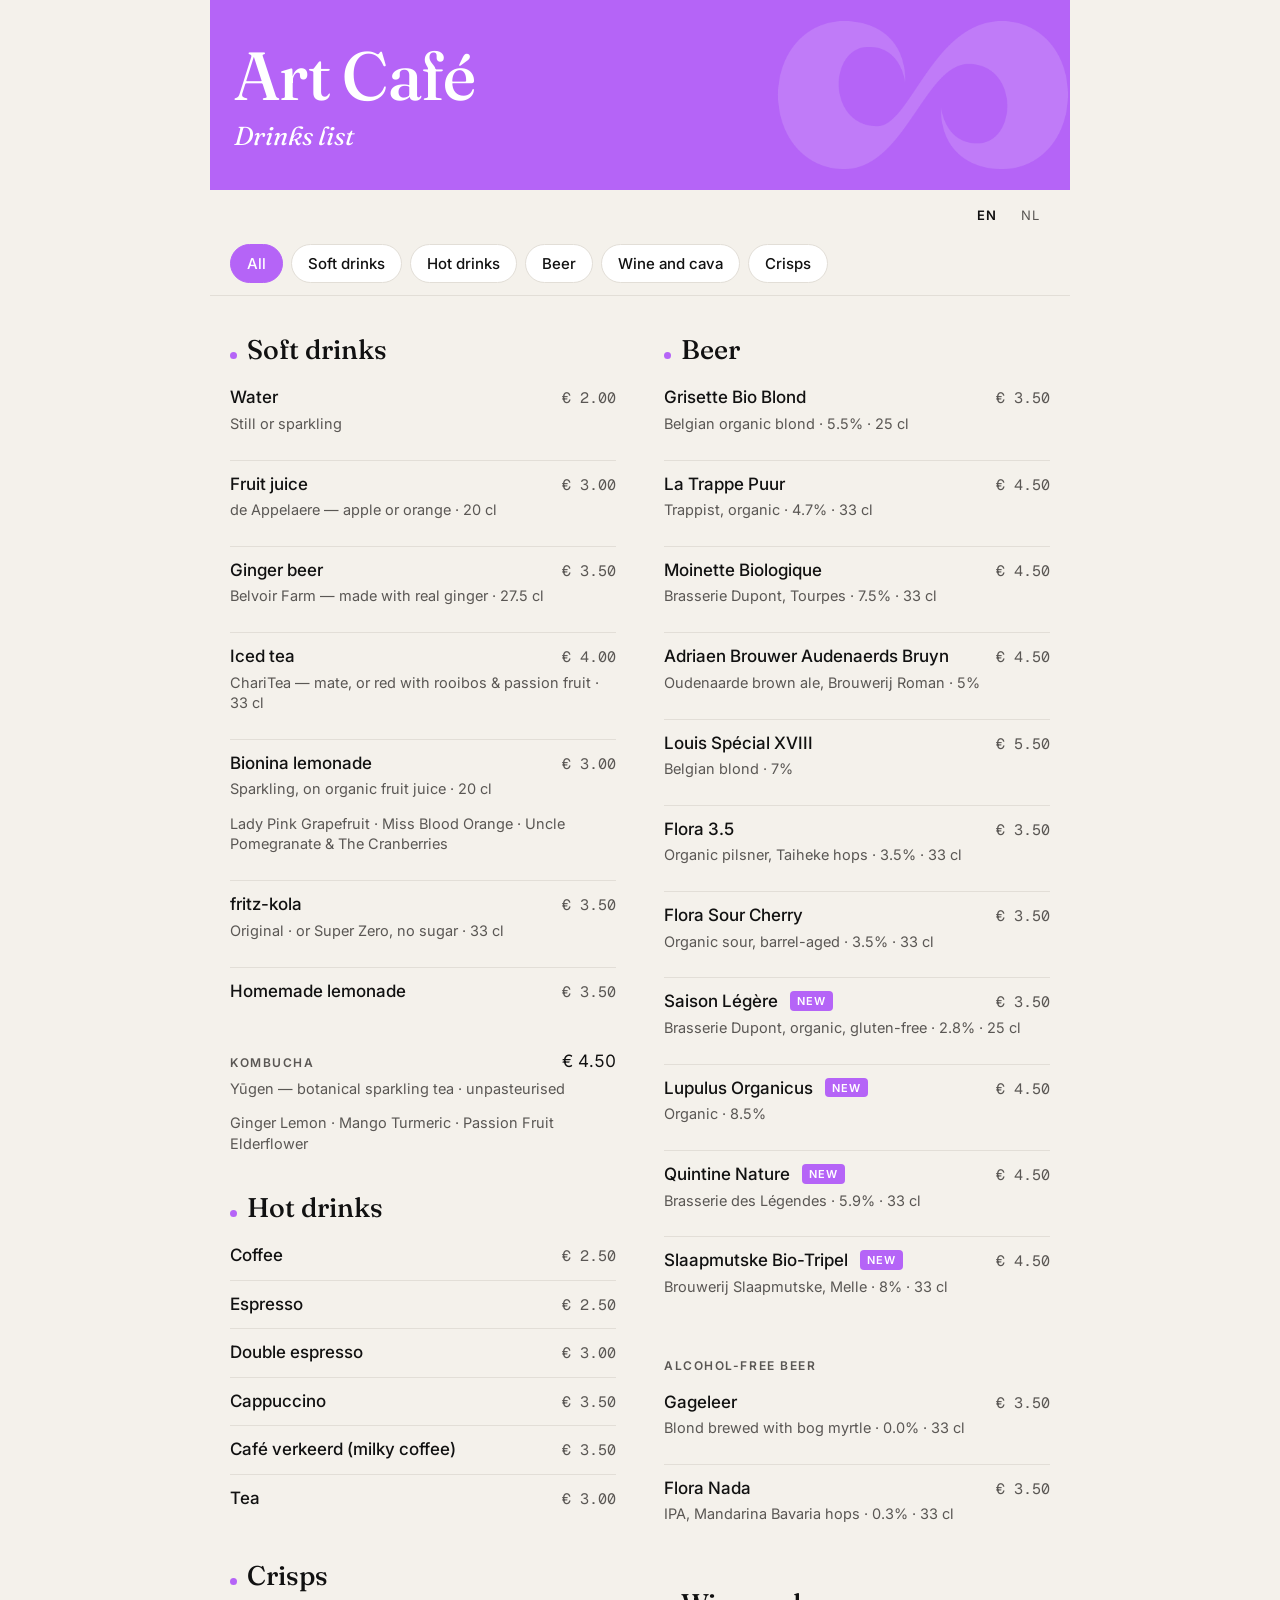
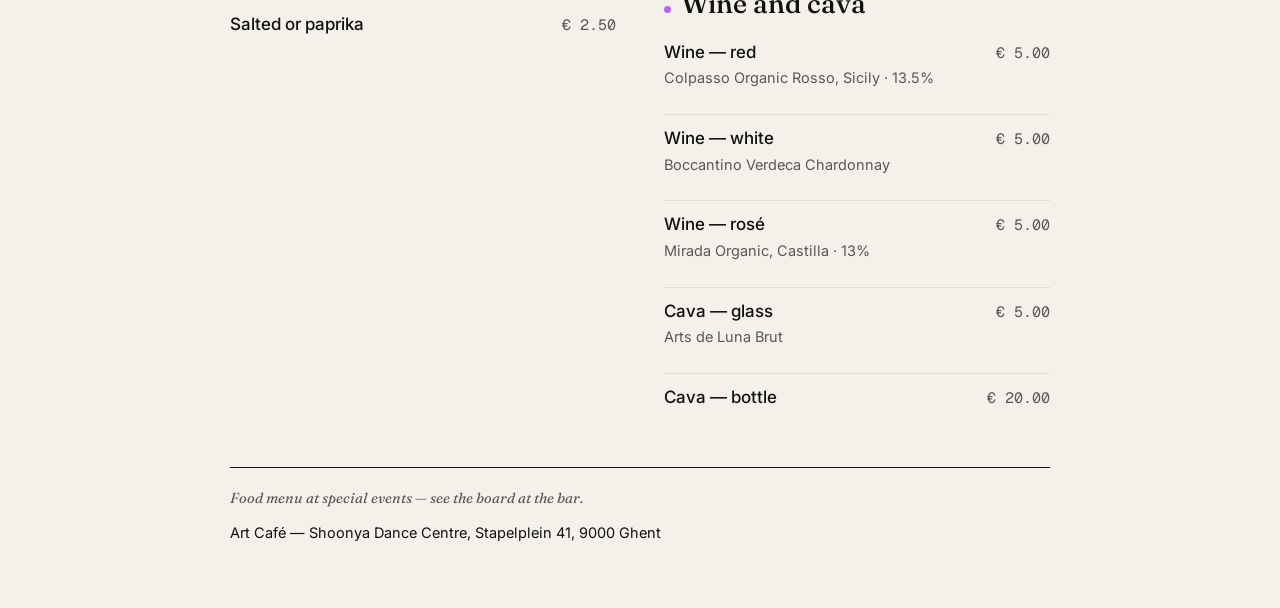
<file: art-cafe/index.html>
<!doctype html>
<html lang="en">
<head>
<meta charset="utf-8">
<meta name="viewport" content="width=device-width, initial-scale=1">
<title>Art Café — Drinks list · Shoonya Dance Centre</title>
<meta name="description" content="The drinks list for the Art Café at Shoonya Dance Centre in Ghent.">
<!-- GENERATED by render.mjs from menu.json — do not hand-edit -->

<!-- Unlisted on purpose: this page is reached by QR at the table or by a link someone
     is sent. It is deliberately not in the sitemap and not linked from the site, so it
     is noindex — an unlinked price list competing in search would only ever go stale. -->
<meta name="robots" content="noindex, nofollow">

<link rel="canonical" href="https://links.shoonyadance.com/art-cafe/">
<link rel="alternate" hreflang="en" href="https://links.shoonyadance.com/art-cafe/">
<link rel="alternate" hreflang="nl" href="https://links.shoonyadance.com/art-cafe/nl/">
<link rel="alternate" hreflang="x-default" href="https://links.shoonyadance.com/art-cafe/">

<link rel="preconnect" href="https://fonts.googleapis.com">
<link rel="preconnect" href="https://fonts.gstatic.com" crossorigin>
<link rel="stylesheet" href="https://fonts.googleapis.com/css2?family=Fraunces:ital,opsz,wght@0,9..144,400..700;1,9..144,400..700&family=Geist+Mono:wght@400;500&family=Inter:wght@400;500;600&display=swap">
<style>
/* Web drinks list — schedule.shoonyadance.com/art-cafe/ (+ /nl/).
 *
 * Deliberately NOT the A4 layout. The print card is a fixed 210×297mm two-column
 * object; on a phone that is a pinch-and-zoom PDF. This is the same content set
 * as a single readable column that happens to become two on a wide screen.
 *
 * Read on a phone, at a table, often one-handed and often in low light — so the
 * body sizes here are larger than the print card's, not smaller.
 */

:root {
  --purple: #B564F7;
  --ink: #111111;
  --paper: #FFFFFF;
  --bone: #F4F1EB;      /* D-071: editorial light ground is bone, not pure white */
  --muted: #5A5754;
  --hair: #E2DED7;

  /* D-117 type roles. This page is deployed standalone into the link-in-bio folder
     and does not load colors_and_type.css, so the two faces it uses are declared
     here — the same values, not a second opinion. */
  --font-display-warm: Fraunces;
  --font-data: "Geist Mono", ui-monospace, monospace;
}

@media (prefers-color-scheme: dark) {
  :root {
    --ink: #F2F0ED;
    --paper: #151311;
    --bone: #1C1917;
    --muted: #A9A29B;
    --hair: #322D28;
  }
}

* { box-sizing: border-box; }

html { -webkit-text-size-adjust: 100%; }

body {
  margin: 0;
  background: var(--bone);
  color: var(--ink);
  font-family: "Inter", -apple-system, BlinkMacSystemFont, system-ui, sans-serif;
  font-size: 17px;
  line-height: 1.5;
  -webkit-font-smoothing: antialiased;
}

.wrap { max-width: 860px; margin: 0 auto; padding: 0 0 64px; }

/* ---------- Header ---------- */
.band {
  position: relative;
  background: var(--purple);
  color: #fff;
  padding: 40px 24px 34px;
  overflow: hidden;
}
.band h1 {
  margin: 0;
  font-family: var(--font-display-warm), Georgia, serif;
  font-weight: 500;
  font-size: clamp(40px, 11vw, 68px);
  line-height: 1.05;
  letter-spacing: -0.01em;
}
.band .sub {
  display: block;
  margin-top: 6px;
  font-family: var(--font-display-warm), Georgia, serif;
  font-style: italic;
  font-size: clamp(19px, 5vw, 26px);
}
.band .kicker {
  display: block;
  margin-top: 16px;
  font-size: 12px;
  font-weight: 500;
  letter-spacing: 0.14em;
  text-transform: uppercase;
  opacity: 0.92;
}
.band .oo {
  position: absolute;
  top: 50%; right: -34px;
  transform: translateY(-50%);
  height: 190%;
  opacity: 0.15;
  pointer-events: none;
}

/* ---------- Language switch ---------- */
.langbar {
  display: flex;
  justify-content: flex-end;
  gap: 4px;
  padding: 10px 20px 0;
}
.langbar a {
  font-size: 13px;
  letter-spacing: 0.08em;
  text-transform: uppercase;
  text-decoration: none;
  color: var(--muted);
  padding: 6px 10px;
  border-radius: 3px;
}
.langbar a[aria-current="true"] { color: var(--ink); font-weight: 600; }
.langbar a:hover { background: var(--hair); }

/* ---------- Category filter ----------
 *
 * A horizontal chip scroller, sticky to the top. It exists because this page is read
 * at a table on a phone: the full card is a long scroll, and someone who already knows
 * they want a beer should not read past the lemonades to find one.
 *
 * Progressive enhancement, deliberately: the markup ships with every section visible
 * and no chip pressed, so a phone with JS blocked gets the whole card rather than a
 * filtered-to-nothing page. `filters-shell` is hidden until the script marks it ready.
 */
.filters-shell { display: none; }

/* sticky lives on the SHELL, not on .filters — a sticky element can only travel
 * inside its own parent's box, and a wrapper the same height as the bar would let
 * it scroll straight off the top. */
.filters-shell.ready {
  display: block;
  position: sticky;
  top: 0;
  z-index: 5;
}

.filters {
  background: var(--bone);
  border-bottom: 1px solid var(--hair);
}
.filters-scroll {
  display: flex;
  gap: 8px;
  overflow-x: auto;
  padding: 12px 20px;
  scrollbar-width: none;
  -webkit-overflow-scrolling: touch;
}
.filters-scroll::-webkit-scrollbar { display: none; }

.filters button {
  flex: 0 0 auto;
  font: inherit;
  font-size: 15px;
  font-weight: 500;
  line-height: 1;
  padding: 11px 16px;          /* ≥44px tall with the line-height — thumb-sized */
  border: 1px solid var(--hair);
  border-radius: 999px;
  background: var(--paper);
  color: var(--ink);
  white-space: nowrap;
  cursor: pointer;
  transition: background 140ms ease, border-color 140ms ease, color 140ms ease;
}
.filters button[aria-pressed="true"] {
  background: var(--purple);
  border-color: var(--purple);
  color: #fff;
}
@media (prefers-reduced-motion: reduce) {
  .filters button { transition: none; }
}

section[hidden] { display: none; }

/* One category on screen never needs two columns — collapse so a filtered view
 * doesn't leave half the page empty on a laptop. */
body.filtered .cols { display: block; }

/* ---------- Sections ---------- */
.cols { padding: 0 20px; }

@media (min-width: 760px) {
  .cols {
    display: grid;
    grid-template-columns: 1fr 1fr;
    column-gap: 48px;
    align-items: start;
  }
  .col-left  { grid-column: 1; }
  .col-right { grid-column: 2; }
}

section { margin: 34px 0 0; break-inside: avoid; }

h2 {
  display: flex;
  align-items: baseline;
  gap: 10px;
  margin: 0 0 4px;
  font-family: var(--font-display-warm), Georgia, serif;
  font-weight: 500;
  font-size: 27px;
}
h2::before {
  content: "";
  flex: none;
  width: 7px; height: 7px;
  border-radius: 50%;
  background: var(--purple);
}
h3.subhead .shared {
  margin-left: auto;
  font-family: "Inter", sans-serif;
  font-size: 17px;
  font-weight: 400;
  letter-spacing: 0;
  text-transform: none;
  color: var(--ink);
  font-variant-numeric: tabular-nums;
}
h2 .shared {
  margin-left: auto;
  font-family: var(--font-data);
  font-size: 17px;
  font-variant-numeric: tabular-nums;
}
h3.subhead {
  display: flex;
  align-items: baseline;
  margin: 26px 0 4px;
  font-size: 12px;
  font-weight: 600;
  letter-spacing: 0.13em;
  text-transform: uppercase;
  color: var(--muted);
}

hr { border: 0; border-top: 1px solid var(--hair); margin: 0 0 6px; }

/* ---------- Items ---------- */
ul { list-style: none; margin: 0; padding: 0; }

li { padding: 11px 0; border-bottom: 1px solid var(--hair); }
li:last-child { border-bottom: 0; }

.line {
  display: flex;
  justify-content: space-between;
  align-items: baseline;
  gap: 14px;
}
.name { font-weight: 500; }
.price { white-space: nowrap; font-family: var(--font-data); font-size: 15px; font-variant-numeric: tabular-nums; color: var(--muted); }

.note {
  margin-top: 3px;
  font-size: 14.5px;
  line-height: 1.4;
  color: var(--muted);
}

/* flavour list, not chips — see the note in print.css */
.note--tags { color: var(--muted); }

/* ---------- Footer ---------- */
footer {
  margin: 46px 20px 0;
  padding-top: 20px;
  border-top: 1px solid var(--ink);
  font-size: 14.5px;
  color: var(--muted);
}
footer .foodnote { font-family: var(--font-display-warm), Georgia, serif; font-style: italic; }
footer .where { margin-top: 12px; color: var(--ink); }
footer a { color: inherit; }

/* "New" badge (menu.json new_until) */
.new {
  display: inline-block;
  margin-left: 8px;
  padding: 2px 7px 1px;
  border-radius: 4px;
  background: var(--purple);
  color: #fff;
  font-size: 11px;
  font-weight: 600;
  letter-spacing: 0.08em;
  text-transform: uppercase;
  vertical-align: 2px;
}

</style>
</head>
<body>

<div class="wrap">

  <div class="band">
    <img class="oo" src="oo-mark-white.png" alt="">
    <h1>Art Café</h1>
    <span class="sub">Drinks list</span>
    
  </div>

  <nav class="langbar" aria-label="Language">
    <a href="https://links.shoonyadance.com/art-cafe/" aria-current="true">EN</a>
    <a href="https://links.shoonyadance.com/art-cafe/nl/">NL</a>
  </nav>

  <div class="filters-shell" id="filters">
    <div class="filters">
      <div class="filters-scroll" role="group" aria-label="Filter by type">
        <button type="button" data-target="all" aria-pressed="true">All</button>
        <button type="button" data-target="soft" aria-pressed="false">Soft drinks</button>
        <button type="button" data-target="hot" aria-pressed="false">Hot drinks</button>
        <button type="button" data-target="beer" aria-pressed="false">Beer</button>
        <button type="button" data-target="wine" aria-pressed="false">Wine and cava</button>
        <button type="button" data-target="snacks" aria-pressed="false">Crisps</button>
      </div>
    </div>
  </div>

  <main class="cols">
    <div class="col-left">
      <section data-cat="soft">
        <h2>Soft drinks</h2>
        <ul>
        <li>
          <div class="line"><span class="name">Water</span><span class="price">€ 2.00</span></div>
          <p class="note">Still or sparkling</p>
        </li>
        <li>
          <div class="line"><span class="name">Fruit juice</span><span class="price">€ 3.00</span></div>
          <p class="note">de Appelaere — apple or orange · 20 cl</p>
        </li>
        <li>
          <div class="line"><span class="name">Ginger beer</span><span class="price">€ 3.50</span></div>
          <p class="note">Belvoir Farm — made with real ginger · 27.5 cl</p>
        </li>
        <li>
          <div class="line"><span class="name">Iced tea</span><span class="price">€ 4.00</span></div>
          <p class="note">ChariTea — mate, or red with rooibos &amp; passion fruit · 33 cl</p>
        </li>
        <li>
          <div class="line"><span class="name">Bionina lemonade</span><span class="price">€ 3.00</span></div>
          <p class="note">Sparkling, on organic fruit juice · 20 cl</p>
          <p class="note note--tags">Lady Pink Grapefruit · Miss Blood Orange · Uncle Pomegranate &amp; The Cranberries</p>
        </li>
        <li>
          <div class="line"><span class="name">fritz-kola</span><span class="price">€ 3.50</span></div>
          <p class="note">Original · or Super Zero, no sugar · 33 cl</p>
        </li>
        <li>
          <div class="line"><span class="name">Homemade lemonade</span><span class="price">€ 3.50</span></div>
        </li>
        </ul>
      </section>
      <section data-cat="soft">
        <h3 class="subhead">Kombucha<span class="shared">€ 4.50</span></h3>
        <p class="note">Yūgen — botanical sparkling tea · unpasteurised</p>
        <p class="note note--tags">Ginger Lemon · Mango Turmeric · Passion Fruit Elderflower</p>
      </section>
      <section data-cat="hot">
        <h2>Hot drinks</h2>
        <ul>
        <li>
          <div class="line"><span class="name">Coffee</span><span class="price">€ 2.50</span></div>
        </li>
        <li>
          <div class="line"><span class="name">Espresso</span><span class="price">€ 2.50</span></div>
        </li>
        <li>
          <div class="line"><span class="name">Double espresso</span><span class="price">€ 3.00</span></div>
        </li>
        <li>
          <div class="line"><span class="name">Cappuccino</span><span class="price">€ 3.50</span></div>
        </li>
        <li>
          <div class="line"><span class="name">Café verkeerd (milky coffee)</span><span class="price">€ 3.50</span></div>
        </li>
        <li>
          <div class="line"><span class="name">Tea</span><span class="price">€ 3.00</span></div>
        </li>
        </ul>
      </section>
      <section data-cat="snacks">
        <h2>Crisps</h2>
        <ul>
        <li>
          <div class="line"><span class="name">Salted or paprika</span><span class="price">€ 2.50</span></div>
        </li>
        </ul>
      </section>
    </div>
    <div class="col-right">
      <section data-cat="beer">
        <h2>Beer</h2>
        <ul>
        <li>
          <div class="line"><span class="name">Grisette Bio Blond</span><span class="price">€ 3.50</span></div>
          <p class="note">Belgian organic blond · 5.5% · 25 cl</p>
        </li>
        <li>
          <div class="line"><span class="name">La Trappe Puur</span><span class="price">€ 4.50</span></div>
          <p class="note">Trappist, organic · 4.7% · 33 cl</p>
        </li>
        <li>
          <div class="line"><span class="name">Moinette Biologique</span><span class="price">€ 4.50</span></div>
          <p class="note">Brasserie Dupont, Tourpes · 7.5% · 33 cl</p>
        </li>
        <li>
          <div class="line"><span class="name">Adriaen Brouwer Audenaerds Bruyn</span><span class="price">€ 4.50</span></div>
          <p class="note">Oudenaarde brown ale, Brouwerij Roman · 5%</p>
        </li>
        <li>
          <div class="line"><span class="name">Louis Spécial XVIII</span><span class="price">€ 5.50</span></div>
          <p class="note">Belgian blond · 7%</p>
        </li>
        <li>
          <div class="line"><span class="name">Flora 3.5</span><span class="price">€ 3.50</span></div>
          <p class="note">Organic pilsner, Taiheke hops · 3.5% · 33 cl</p>
        </li>
        <li>
          <div class="line"><span class="name">Flora Sour Cherry</span><span class="price">€ 3.50</span></div>
          <p class="note">Organic sour, barrel-aged · 3.5% · 33 cl</p>
        </li>
        <li>
          <div class="line"><span class="name">Saison Légère <span class="new">New</span></span><span class="price">€ 3.50</span></div>
          <p class="note">Brasserie Dupont, organic, gluten-free · 2.8% · 25 cl</p>
        </li>
        <li>
          <div class="line"><span class="name">Lupulus Organicus <span class="new">New</span></span><span class="price">€ 4.50</span></div>
          <p class="note">Organic · 8.5%</p>
        </li>
        <li>
          <div class="line"><span class="name">Quintine Nature <span class="new">New</span></span><span class="price">€ 4.50</span></div>
          <p class="note">Brasserie des Légendes · 5.9% · 33 cl</p>
        </li>
        <li>
          <div class="line"><span class="name">Slaapmutske Bio-Tripel <span class="new">New</span></span><span class="price">€ 4.50</span></div>
          <p class="note">Brouwerij Slaapmutske, Melle · 8% · 33 cl</p>
        </li>
        </ul>
      </section>
      <section data-cat="beer">
        <h3 class="subhead">Alcohol-free beer</h3>
        <ul>
        <li>
          <div class="line"><span class="name">Gageleer</span><span class="price">€ 3.50</span></div>
          <p class="note">Blond brewed with bog myrtle · 0.0% · 33 cl</p>
        </li>
        <li>
          <div class="line"><span class="name">Flora Nada</span><span class="price">€ 3.50</span></div>
          <p class="note">IPA, Mandarina Bavaria hops · 0.3% · 33 cl</p>
        </li>
        </ul>
      </section>
      <section data-cat="wine">
        <h2>Wine and cava</h2>
        <ul>
        <li>
          <div class="line"><span class="name">Wine — red</span><span class="price">€ 5.00</span></div>
          <p class="note">Colpasso Organic Rosso, Sicily · 13.5%</p>
        </li>
        <li>
          <div class="line"><span class="name">Wine — white</span><span class="price">€ 5.00</span></div>
          <p class="note">Boccantino Verdeca Chardonnay</p>
        </li>
        <li>
          <div class="line"><span class="name">Wine — rosé</span><span class="price">€ 5.00</span></div>
          <p class="note">Mirada Organic, Castilla · 13%</p>
        </li>
        <li>
          <div class="line"><span class="name">Cava — glass</span><span class="price">€ 5.00</span></div>
          <p class="note">Arts de Luna Brut</p>
        </li>
        <li>
          <div class="line"><span class="name">Cava — bottle</span><span class="price">€ 20.00</span></div>
        </li>
        </ul>
      </section>
    </div>
  </main>

  <footer>
    <div class="foodnote">Food menu at special events — see the board at the bar.</div>
    <div class="where">Art Café — Shoonya Dance Centre, Stapelplein 41, 9000 Ghent</div>
  </footer>

</div>

<script>
// Filter, not navigation: no URL change, no history entry, no scroll jump. Someone
// tapping "Bier" at a table wants the beers where the top of the list already is.
(function () {
  var shell = document.getElementById('filters');
  if (!shell) return;
  var buttons = shell.querySelectorAll('button');
  var sections = document.querySelectorAll('section[data-cat]');

  function apply(target) {
    for (var i = 0; i < sections.length; i++) {
      sections[i].hidden = target !== 'all' && sections[i].dataset.cat !== target;
    }
    for (var j = 0; j < buttons.length; j++) {
      buttons[j].setAttribute('aria-pressed', String(buttons[j].dataset.target === target));
    }
    document.body.classList.toggle('filtered', target !== 'all');
    // Keep the pressed chip in view inside the scroller. scrollLeft by hand rather
    // than scrollIntoView, which also scrolls the PAGE and would fight the rule below.
    var pressed = shell.querySelector('[aria-pressed="true"]');
    var track = shell.querySelector('.filters-scroll');
    if (pressed && track) {
      track.scrollLeft = pressed.offsetLeft - (track.clientWidth - pressed.offsetWidth) / 2;
    }
    // Only pull the page up if the chips have already been scrolled past — otherwise
    // tapping a chip would yank a page that was sitting still.
    if (window.scrollY > shell.offsetTop) window.scrollTo(0, shell.offsetTop);
  }

  shell.addEventListener('click', function (e) {
    var btn = e.target.closest('button[data-target]');
    if (btn) apply(btn.dataset.target);
  });

  // Shown only now: without the script the chips would be dead controls.
  shell.classList.add('ready');
})();
</script>

<script src="https://schedule.shoonyadance.com/assets/sdc-consent.js" defer></script>
<script src="https://links.shoonyadance.com/sdc-nav-sub.js" defer></script>
</body>
</html>
</file>
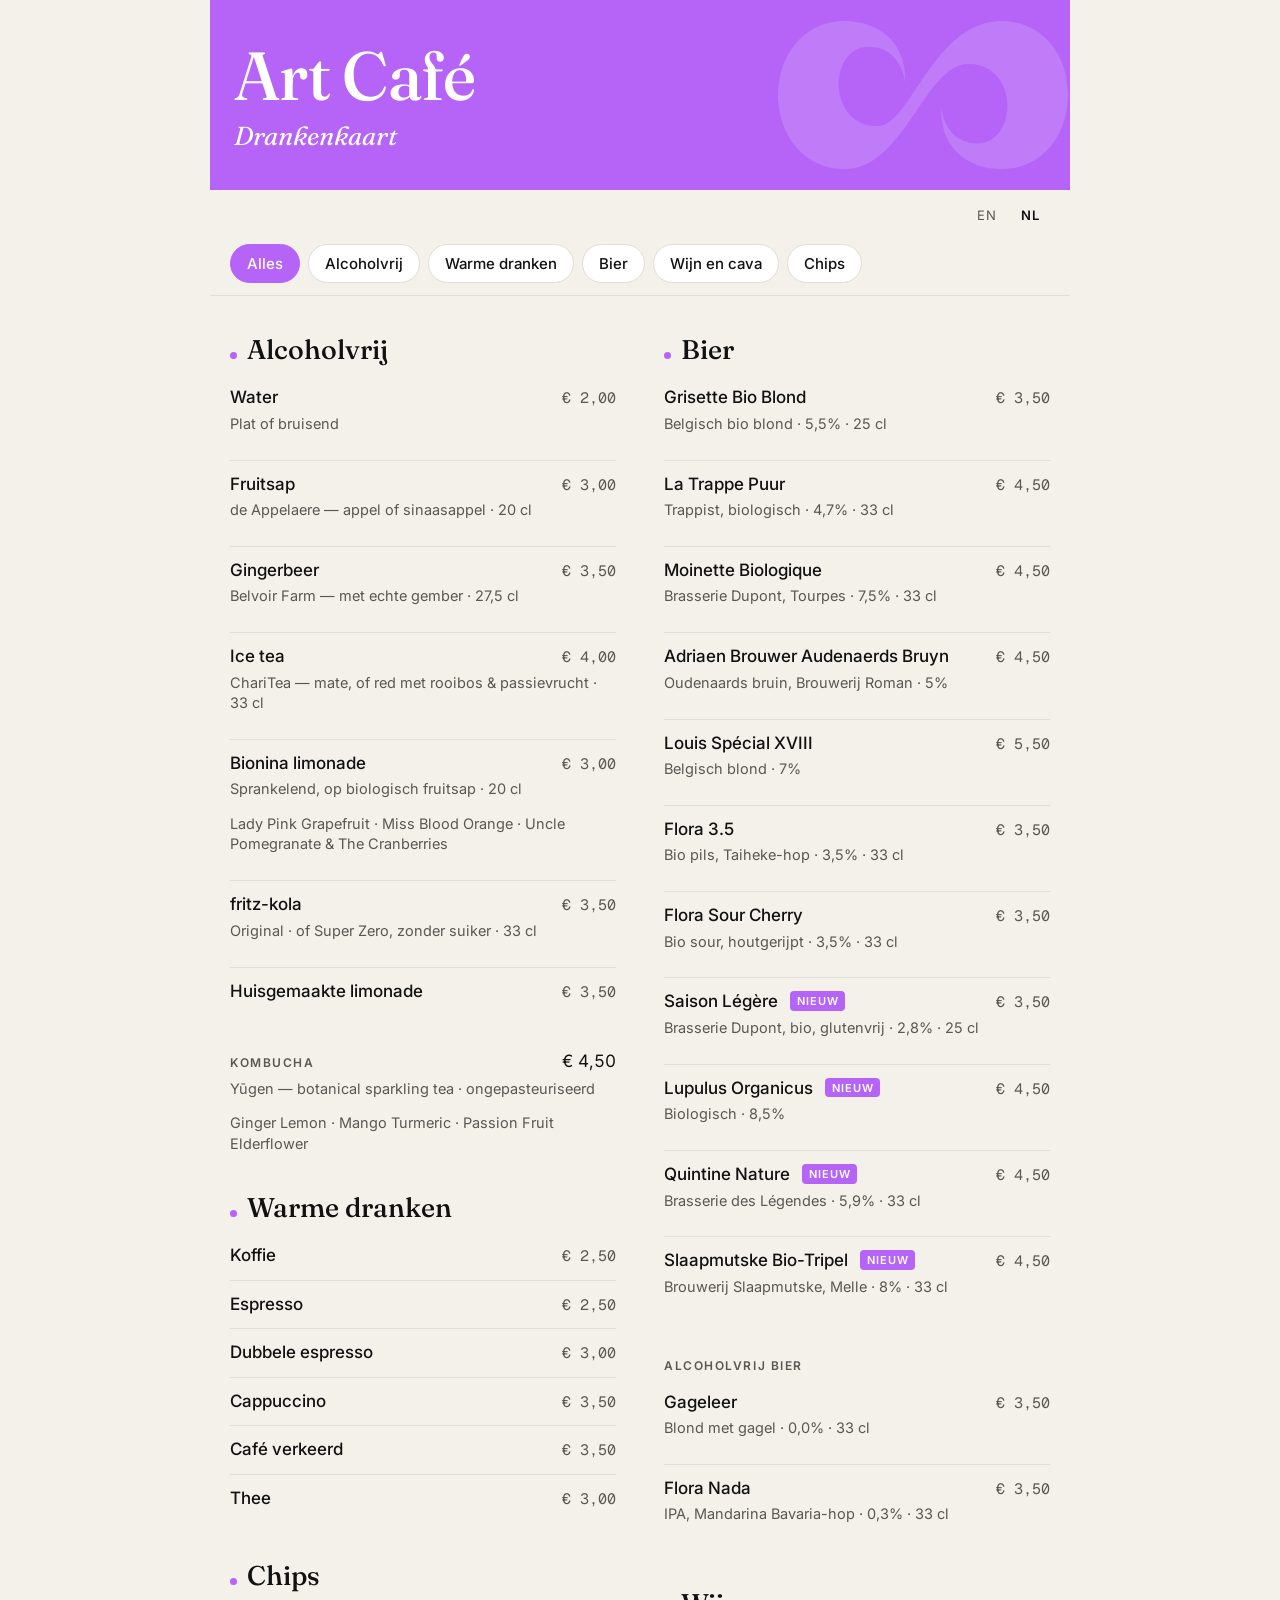
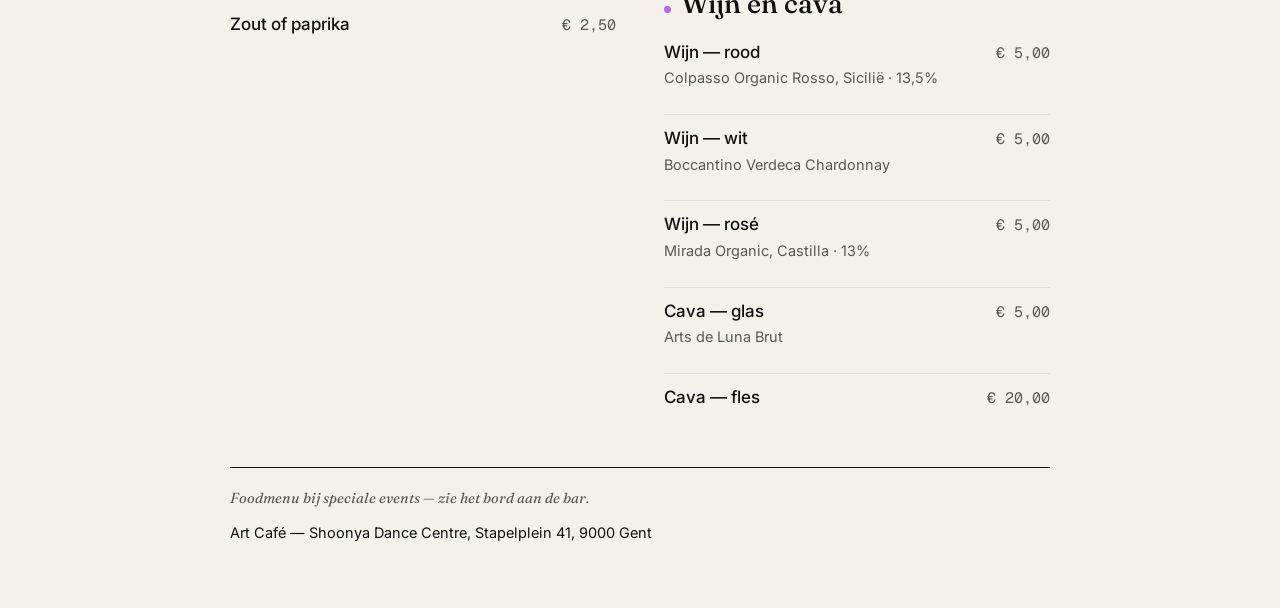
<file: art-cafe/nl/index.html>
<!doctype html>
<html lang="nl">
<head>
<meta charset="utf-8">
<meta name="viewport" content="width=device-width, initial-scale=1">
<title>Art Café — Drankenkaart · Shoonya Dance Centre</title>
<meta name="description" content="De drankenkaart van het Art Café bij Shoonya Dance Centre in Gent.">
<!-- GENERATED by render.mjs from menu.json — do not hand-edit -->

<!-- Unlisted on purpose: this page is reached by QR at the table or by a link someone
     is sent. It is deliberately not in the sitemap and not linked from the site, so it
     is noindex — an unlinked price list competing in search would only ever go stale. -->
<meta name="robots" content="noindex, nofollow">

<link rel="canonical" href="https://links.shoonyadance.com/art-cafe/nl/">
<link rel="alternate" hreflang="en" href="https://links.shoonyadance.com/art-cafe/">
<link rel="alternate" hreflang="nl" href="https://links.shoonyadance.com/art-cafe/nl/">
<link rel="alternate" hreflang="x-default" href="https://links.shoonyadance.com/art-cafe/">

<link rel="preconnect" href="https://fonts.googleapis.com">
<link rel="preconnect" href="https://fonts.gstatic.com" crossorigin>
<link rel="stylesheet" href="https://fonts.googleapis.com/css2?family=Fraunces:ital,opsz,wght@0,9..144,400..700;1,9..144,400..700&family=Geist+Mono:wght@400;500&family=Inter:wght@400;500;600&display=swap">
<style>
/* Web drinks list — schedule.shoonyadance.com/art-cafe/ (+ /nl/).
 *
 * Deliberately NOT the A4 layout. The print card is a fixed 210×297mm two-column
 * object; on a phone that is a pinch-and-zoom PDF. This is the same content set
 * as a single readable column that happens to become two on a wide screen.
 *
 * Read on a phone, at a table, often one-handed and often in low light — so the
 * body sizes here are larger than the print card's, not smaller.
 */

:root {
  --purple: #B564F7;
  --ink: #111111;
  --paper: #FFFFFF;
  --bone: #F4F1EB;      /* D-071: editorial light ground is bone, not pure white */
  --muted: #5A5754;
  --hair: #E2DED7;

  /* D-117 type roles. This page is deployed standalone into the link-in-bio folder
     and does not load colors_and_type.css, so the two faces it uses are declared
     here — the same values, not a second opinion. */
  --font-display-warm: Fraunces;
  --font-data: "Geist Mono", ui-monospace, monospace;
}

@media (prefers-color-scheme: dark) {
  :root {
    --ink: #F2F0ED;
    --paper: #151311;
    --bone: #1C1917;
    --muted: #A9A29B;
    --hair: #322D28;
  }
}

* { box-sizing: border-box; }

html { -webkit-text-size-adjust: 100%; }

body {
  margin: 0;
  background: var(--bone);
  color: var(--ink);
  font-family: "Inter", -apple-system, BlinkMacSystemFont, system-ui, sans-serif;
  font-size: 17px;
  line-height: 1.5;
  -webkit-font-smoothing: antialiased;
}

.wrap { max-width: 860px; margin: 0 auto; padding: 0 0 64px; }

/* ---------- Header ---------- */
.band {
  position: relative;
  background: var(--purple);
  color: #fff;
  padding: 40px 24px 34px;
  overflow: hidden;
}
.band h1 {
  margin: 0;
  font-family: var(--font-display-warm), Georgia, serif;
  font-weight: 500;
  font-size: clamp(40px, 11vw, 68px);
  line-height: 1.05;
  letter-spacing: -0.01em;
}
.band .sub {
  display: block;
  margin-top: 6px;
  font-family: var(--font-display-warm), Georgia, serif;
  font-style: italic;
  font-size: clamp(19px, 5vw, 26px);
}
.band .kicker {
  display: block;
  margin-top: 16px;
  font-size: 12px;
  font-weight: 500;
  letter-spacing: 0.14em;
  text-transform: uppercase;
  opacity: 0.92;
}
.band .oo {
  position: absolute;
  top: 50%; right: -34px;
  transform: translateY(-50%);
  height: 190%;
  opacity: 0.15;
  pointer-events: none;
}

/* ---------- Language switch ---------- */
.langbar {
  display: flex;
  justify-content: flex-end;
  gap: 4px;
  padding: 10px 20px 0;
}
.langbar a {
  font-size: 13px;
  letter-spacing: 0.08em;
  text-transform: uppercase;
  text-decoration: none;
  color: var(--muted);
  padding: 6px 10px;
  border-radius: 3px;
}
.langbar a[aria-current="true"] { color: var(--ink); font-weight: 600; }
.langbar a:hover { background: var(--hair); }

/* ---------- Category filter ----------
 *
 * A horizontal chip scroller, sticky to the top. It exists because this page is read
 * at a table on a phone: the full card is a long scroll, and someone who already knows
 * they want a beer should not read past the lemonades to find one.
 *
 * Progressive enhancement, deliberately: the markup ships with every section visible
 * and no chip pressed, so a phone with JS blocked gets the whole card rather than a
 * filtered-to-nothing page. `filters-shell` is hidden until the script marks it ready.
 */
.filters-shell { display: none; }

/* sticky lives on the SHELL, not on .filters — a sticky element can only travel
 * inside its own parent's box, and a wrapper the same height as the bar would let
 * it scroll straight off the top. */
.filters-shell.ready {
  display: block;
  position: sticky;
  top: 0;
  z-index: 5;
}

.filters {
  background: var(--bone);
  border-bottom: 1px solid var(--hair);
}
.filters-scroll {
  display: flex;
  gap: 8px;
  overflow-x: auto;
  padding: 12px 20px;
  scrollbar-width: none;
  -webkit-overflow-scrolling: touch;
}
.filters-scroll::-webkit-scrollbar { display: none; }

.filters button {
  flex: 0 0 auto;
  font: inherit;
  font-size: 15px;
  font-weight: 500;
  line-height: 1;
  padding: 11px 16px;          /* ≥44px tall with the line-height — thumb-sized */
  border: 1px solid var(--hair);
  border-radius: 999px;
  background: var(--paper);
  color: var(--ink);
  white-space: nowrap;
  cursor: pointer;
  transition: background 140ms ease, border-color 140ms ease, color 140ms ease;
}
.filters button[aria-pressed="true"] {
  background: var(--purple);
  border-color: var(--purple);
  color: #fff;
}
@media (prefers-reduced-motion: reduce) {
  .filters button { transition: none; }
}

section[hidden] { display: none; }

/* One category on screen never needs two columns — collapse so a filtered view
 * doesn't leave half the page empty on a laptop. */
body.filtered .cols { display: block; }

/* ---------- Sections ---------- */
.cols { padding: 0 20px; }

@media (min-width: 760px) {
  .cols {
    display: grid;
    grid-template-columns: 1fr 1fr;
    column-gap: 48px;
    align-items: start;
  }
  .col-left  { grid-column: 1; }
  .col-right { grid-column: 2; }
}

section { margin: 34px 0 0; break-inside: avoid; }

h2 {
  display: flex;
  align-items: baseline;
  gap: 10px;
  margin: 0 0 4px;
  font-family: var(--font-display-warm), Georgia, serif;
  font-weight: 500;
  font-size: 27px;
}
h2::before {
  content: "";
  flex: none;
  width: 7px; height: 7px;
  border-radius: 50%;
  background: var(--purple);
}
h3.subhead .shared {
  margin-left: auto;
  font-family: "Inter", sans-serif;
  font-size: 17px;
  font-weight: 400;
  letter-spacing: 0;
  text-transform: none;
  color: var(--ink);
  font-variant-numeric: tabular-nums;
}
h2 .shared {
  margin-left: auto;
  font-family: var(--font-data);
  font-size: 17px;
  font-variant-numeric: tabular-nums;
}
h3.subhead {
  display: flex;
  align-items: baseline;
  margin: 26px 0 4px;
  font-size: 12px;
  font-weight: 600;
  letter-spacing: 0.13em;
  text-transform: uppercase;
  color: var(--muted);
}

hr { border: 0; border-top: 1px solid var(--hair); margin: 0 0 6px; }

/* ---------- Items ---------- */
ul { list-style: none; margin: 0; padding: 0; }

li { padding: 11px 0; border-bottom: 1px solid var(--hair); }
li:last-child { border-bottom: 0; }

.line {
  display: flex;
  justify-content: space-between;
  align-items: baseline;
  gap: 14px;
}
.name { font-weight: 500; }
.price { white-space: nowrap; font-family: var(--font-data); font-size: 15px; font-variant-numeric: tabular-nums; color: var(--muted); }

.note {
  margin-top: 3px;
  font-size: 14.5px;
  line-height: 1.4;
  color: var(--muted);
}

/* flavour list, not chips — see the note in print.css */
.note--tags { color: var(--muted); }

/* ---------- Footer ---------- */
footer {
  margin: 46px 20px 0;
  padding-top: 20px;
  border-top: 1px solid var(--ink);
  font-size: 14.5px;
  color: var(--muted);
}
footer .foodnote { font-family: var(--font-display-warm), Georgia, serif; font-style: italic; }
footer .where { margin-top: 12px; color: var(--ink); }
footer a { color: inherit; }

/* "New" badge (menu.json new_until) */
.new {
  display: inline-block;
  margin-left: 8px;
  padding: 2px 7px 1px;
  border-radius: 4px;
  background: var(--purple);
  color: #fff;
  font-size: 11px;
  font-weight: 600;
  letter-spacing: 0.08em;
  text-transform: uppercase;
  vertical-align: 2px;
}

</style>
</head>
<body>

<div class="wrap">

  <div class="band">
    <img class="oo" src="../oo-mark-white.png" alt="">
    <h1>Art Café</h1>
    <span class="sub">Drankenkaart</span>
    
  </div>

  <nav class="langbar" aria-label="Taal">
    <a href="https://links.shoonyadance.com/art-cafe/">EN</a>
    <a href="https://links.shoonyadance.com/art-cafe/nl/" aria-current="true">NL</a>
  </nav>

  <div class="filters-shell" id="filters">
    <div class="filters">
      <div class="filters-scroll" role="group" aria-label="Filter op soort">
        <button type="button" data-target="all" aria-pressed="true">Alles</button>
        <button type="button" data-target="soft" aria-pressed="false">Alcoholvrij</button>
        <button type="button" data-target="hot" aria-pressed="false">Warme dranken</button>
        <button type="button" data-target="beer" aria-pressed="false">Bier</button>
        <button type="button" data-target="wine" aria-pressed="false">Wijn en cava</button>
        <button type="button" data-target="snacks" aria-pressed="false">Chips</button>
      </div>
    </div>
  </div>

  <main class="cols">
    <div class="col-left">
      <section data-cat="soft">
        <h2>Alcoholvrij</h2>
        <ul>
        <li>
          <div class="line"><span class="name">Water</span><span class="price">€ 2,00</span></div>
          <p class="note">Plat of bruisend</p>
        </li>
        <li>
          <div class="line"><span class="name">Fruitsap</span><span class="price">€ 3,00</span></div>
          <p class="note">de Appelaere — appel of sinaasappel · 20 cl</p>
        </li>
        <li>
          <div class="line"><span class="name">Gingerbeer</span><span class="price">€ 3,50</span></div>
          <p class="note">Belvoir Farm — met echte gember · 27,5 cl</p>
        </li>
        <li>
          <div class="line"><span class="name">Ice tea</span><span class="price">€ 4,00</span></div>
          <p class="note">ChariTea — mate, of red met rooibos &amp; passievrucht · 33 cl</p>
        </li>
        <li>
          <div class="line"><span class="name">Bionina limonade</span><span class="price">€ 3,00</span></div>
          <p class="note">Sprankelend, op biologisch fruitsap · 20 cl</p>
          <p class="note note--tags">Lady Pink Grapefruit · Miss Blood Orange · Uncle Pomegranate &amp; The Cranberries</p>
        </li>
        <li>
          <div class="line"><span class="name">fritz-kola</span><span class="price">€ 3,50</span></div>
          <p class="note">Original · of Super Zero, zonder suiker · 33 cl</p>
        </li>
        <li>
          <div class="line"><span class="name">Huisgemaakte limonade</span><span class="price">€ 3,50</span></div>
        </li>
        </ul>
      </section>
      <section data-cat="soft">
        <h3 class="subhead">Kombucha<span class="shared">€ 4,50</span></h3>
        <p class="note">Yūgen — botanical sparkling tea · ongepasteuriseerd</p>
        <p class="note note--tags">Ginger Lemon · Mango Turmeric · Passion Fruit Elderflower</p>
      </section>
      <section data-cat="hot">
        <h2>Warme dranken</h2>
        <ul>
        <li>
          <div class="line"><span class="name">Koffie</span><span class="price">€ 2,50</span></div>
        </li>
        <li>
          <div class="line"><span class="name">Espresso</span><span class="price">€ 2,50</span></div>
        </li>
        <li>
          <div class="line"><span class="name">Dubbele espresso</span><span class="price">€ 3,00</span></div>
        </li>
        <li>
          <div class="line"><span class="name">Cappuccino</span><span class="price">€ 3,50</span></div>
        </li>
        <li>
          <div class="line"><span class="name">Café verkeerd</span><span class="price">€ 3,50</span></div>
        </li>
        <li>
          <div class="line"><span class="name">Thee</span><span class="price">€ 3,00</span></div>
        </li>
        </ul>
      </section>
      <section data-cat="snacks">
        <h2>Chips</h2>
        <ul>
        <li>
          <div class="line"><span class="name">Zout of paprika</span><span class="price">€ 2,50</span></div>
        </li>
        </ul>
      </section>
    </div>
    <div class="col-right">
      <section data-cat="beer">
        <h2>Bier</h2>
        <ul>
        <li>
          <div class="line"><span class="name">Grisette Bio Blond</span><span class="price">€ 3,50</span></div>
          <p class="note">Belgisch bio blond · 5,5% · 25 cl</p>
        </li>
        <li>
          <div class="line"><span class="name">La Trappe Puur</span><span class="price">€ 4,50</span></div>
          <p class="note">Trappist, biologisch · 4,7% · 33 cl</p>
        </li>
        <li>
          <div class="line"><span class="name">Moinette Biologique</span><span class="price">€ 4,50</span></div>
          <p class="note">Brasserie Dupont, Tourpes · 7,5% · 33 cl</p>
        </li>
        <li>
          <div class="line"><span class="name">Adriaen Brouwer Audenaerds Bruyn</span><span class="price">€ 4,50</span></div>
          <p class="note">Oudenaards bruin, Brouwerij Roman · 5%</p>
        </li>
        <li>
          <div class="line"><span class="name">Louis Spécial XVIII</span><span class="price">€ 5,50</span></div>
          <p class="note">Belgisch blond · 7%</p>
        </li>
        <li>
          <div class="line"><span class="name">Flora 3.5</span><span class="price">€ 3,50</span></div>
          <p class="note">Bio pils, Taiheke-hop · 3,5% · 33 cl</p>
        </li>
        <li>
          <div class="line"><span class="name">Flora Sour Cherry</span><span class="price">€ 3,50</span></div>
          <p class="note">Bio sour, houtgerijpt · 3,5% · 33 cl</p>
        </li>
        <li>
          <div class="line"><span class="name">Saison Légère <span class="new">Nieuw</span></span><span class="price">€ 3,50</span></div>
          <p class="note">Brasserie Dupont, bio, glutenvrij · 2,8% · 25 cl</p>
        </li>
        <li>
          <div class="line"><span class="name">Lupulus Organicus <span class="new">Nieuw</span></span><span class="price">€ 4,50</span></div>
          <p class="note">Biologisch · 8,5%</p>
        </li>
        <li>
          <div class="line"><span class="name">Quintine Nature <span class="new">Nieuw</span></span><span class="price">€ 4,50</span></div>
          <p class="note">Brasserie des Légendes · 5,9% · 33 cl</p>
        </li>
        <li>
          <div class="line"><span class="name">Slaapmutske Bio-Tripel <span class="new">Nieuw</span></span><span class="price">€ 4,50</span></div>
          <p class="note">Brouwerij Slaapmutske, Melle · 8% · 33 cl</p>
        </li>
        </ul>
      </section>
      <section data-cat="beer">
        <h3 class="subhead">Alcoholvrij bier</h3>
        <ul>
        <li>
          <div class="line"><span class="name">Gageleer</span><span class="price">€ 3,50</span></div>
          <p class="note">Blond met gagel · 0,0% · 33 cl</p>
        </li>
        <li>
          <div class="line"><span class="name">Flora Nada</span><span class="price">€ 3,50</span></div>
          <p class="note">IPA, Mandarina Bavaria-hop · 0,3% · 33 cl</p>
        </li>
        </ul>
      </section>
      <section data-cat="wine">
        <h2>Wijn en cava</h2>
        <ul>
        <li>
          <div class="line"><span class="name">Wijn — rood</span><span class="price">€ 5,00</span></div>
          <p class="note">Colpasso Organic Rosso, Sicilië · 13,5%</p>
        </li>
        <li>
          <div class="line"><span class="name">Wijn — wit</span><span class="price">€ 5,00</span></div>
          <p class="note">Boccantino Verdeca Chardonnay</p>
        </li>
        <li>
          <div class="line"><span class="name">Wijn — rosé</span><span class="price">€ 5,00</span></div>
          <p class="note">Mirada Organic, Castilla · 13%</p>
        </li>
        <li>
          <div class="line"><span class="name">Cava — glas</span><span class="price">€ 5,00</span></div>
          <p class="note">Arts de Luna Brut</p>
        </li>
        <li>
          <div class="line"><span class="name">Cava — fles</span><span class="price">€ 20,00</span></div>
        </li>
        </ul>
      </section>
    </div>
  </main>

  <footer>
    <div class="foodnote">Foodmenu bij speciale events — zie het bord aan de bar.</div>
    <div class="where">Art Café — Shoonya Dance Centre, Stapelplein 41, 9000 Gent</div>
  </footer>

</div>

<script>
// Filter, not navigation: no URL change, no history entry, no scroll jump. Someone
// tapping "Bier" at a table wants the beers where the top of the list already is.
(function () {
  var shell = document.getElementById('filters');
  if (!shell) return;
  var buttons = shell.querySelectorAll('button');
  var sections = document.querySelectorAll('section[data-cat]');

  function apply(target) {
    for (var i = 0; i < sections.length; i++) {
      sections[i].hidden = target !== 'all' && sections[i].dataset.cat !== target;
    }
    for (var j = 0; j < buttons.length; j++) {
      buttons[j].setAttribute('aria-pressed', String(buttons[j].dataset.target === target));
    }
    document.body.classList.toggle('filtered', target !== 'all');
    // Keep the pressed chip in view inside the scroller. scrollLeft by hand rather
    // than scrollIntoView, which also scrolls the PAGE and would fight the rule below.
    var pressed = shell.querySelector('[aria-pressed="true"]');
    var track = shell.querySelector('.filters-scroll');
    if (pressed && track) {
      track.scrollLeft = pressed.offsetLeft - (track.clientWidth - pressed.offsetWidth) / 2;
    }
    // Only pull the page up if the chips have already been scrolled past — otherwise
    // tapping a chip would yank a page that was sitting still.
    if (window.scrollY > shell.offsetTop) window.scrollTo(0, shell.offsetTop);
  }

  shell.addEventListener('click', function (e) {
    var btn = e.target.closest('button[data-target]');
    if (btn) apply(btn.dataset.target);
  });

  // Shown only now: without the script the chips would be dead controls.
  shell.classList.add('ready');
})();
</script>

<script src="https://schedule.shoonyadance.com/assets/sdc-consent.js" defer></script>
<script src="https://links.shoonyadance.com/sdc-nav-sub.js" defer></script>
</body>
</html>
</file>
<file: styles/mobile-hub.css>
/* =====================================================================
   MOBILE-HUB CSS — link-in-bio deploy-safe bundle
   ---------------------------------------------------------------------
   Self-contained snapshot of the mobile-hub layer from the canonical
   design system (`Claude Designs/Swapnil-Social-Set/colors_and_type.css`),
   2026-05-24. Bundled here so the linktree pages stay deployable
   on their own (sending just /links-in-bio to a host doesn't break).

   Source of truth for ANY changes: edit `colors_and_type.css` first,
   then re-bundle this file. Do not maintain divergent rules here.

   Pages import this with:
     <link rel="stylesheet" href="styles/mobile-hub.css">
   ===================================================================== */

:root {
  /* Foundations */
  --void-black: #000000;
  --void-white: #FFFFFF;
  --mist:       #D6D6D6;
  --charcoal:   #4A4A4A;

  /* v1.0 brand vibrants */
  --vibrant-purple:  #B564F7;   /* Shoonya Dance Centre (anchor)        */
  --vibrant-yellow:  #FBC70F;   /* ABC a Bollywood Company              */
  --vibrant-saffron: #E85D1F;   /* GIDF workshops · category dot — NOT @swapkebolly (D-081) */
  --sw-cobalt:       #2154D8;   /* fallback for pre-oklch browsers       */
  --sw-cobalt:       oklch(0.50 0.21 264); /* @swapkebolly Live/Hello act (D-096) */
  --vibrant-pink:    #EEAACF;   /* social / GIDF opening-party tint     */

  --brand-shoonya:   var(--vibrant-purple);
  --brand-abc:       var(--vibrant-yellow);
  --brand-gidf:      var(--vibrant-purple);   /* hub default = Shoonya host purple (D-006/ND-003). GIDF is programme-coded; it is NOT a saffron brand — see check-package-manifests.mjs:361 */
  --brand-swapnil:   var(--sw-cobalt); /* act-coded (D-096) — this page is the Live/Hello act */
  --brand-cook:      var(--void-white);

  /* Semantic FG/BG (defaults — themers override `--vibrant` per brand) */
  --bg:        var(--void-white);
  --fg:        var(--void-black);
  --fg-1:      var(--void-black);
  --fg-2:      var(--charcoal);
  --fg-3:      #8A8A8A;
  --rule:      var(--mist);
  --vibrant:   var(--vibrant-purple);

  /* Type stack */
  --font-display: "Playfair Display", "Cormorant Garamond", Georgia, serif;
  --font-body:    "Inter", -apple-system, BlinkMacSystemFont, "Helvetica Neue", Arial, sans-serif;
  --font-mono:    "JetBrains Mono", "SF Mono", ui-monospace, monospace;

  --tracking-caption: 0.12em;
  --tracking-eyebrow: 0.18em;

  /* 8-point spacing */
  --space-1: 8px;
  --space-2: 16px;
  --space-3: 24px;
  --space-4: 32px;
  --space-5: 48px;

  /* Lines / radii / motion */
  --hairline:    0.5px;
  --line:        1px;
  --radius-0:    0px;
  --radius-pill: 999px;

  --ease:           cubic-bezier(0.22, 0.61, 0.36, 1);
  --duration-fast:  120ms;
  --duration-base:  240ms;
  --duration-slow:  480ms;

  /* Mobile-hub additions (warm paper + soft surfaces) */
  --paper-warm:       #F5F4F1;
  --paper-warm-cool:  #FAFAF7;
  --hairline-ink:     rgba(26, 25, 23, 0.12);
  --radius-soft:      4px;
  --shadow-card-soft: 0 8px 24px -10px rgba(26, 25, 23, 0.28);
  --shadow-dock:      0 12px 32px -16px rgba(26, 25, 23, 0.55);
}

[data-brand="shoonya"] { --vibrant: var(--vibrant-purple); }
[data-brand="abc"]     { --vibrant: var(--vibrant-yellow); }
[data-brand="gidf"]    { --vibrant: var(--vibrant-purple); } /* programme-coded: override --vibrant inline per programme (D-006) */
[data-brand="swapnil"] { --vibrant: var(--sw-cobalt); } /* act-coded (D-096) */
[data-brand="cook"]    { --vibrant: var(--void-white); }


/* =====================================================================
   MOBILE-HUB COMPONENTS
   ===================================================================== */

/* --- LINK ROW -------------------------------------------------------- */
.link-row {
  display: grid;
  grid-template-columns: 60px 1fr 26px;
  gap: var(--space-2);
  align-items: center;
  padding: var(--space-2) 0;
  position: relative;
  color: inherit;
  border: 0;
  text-decoration: none;
  transition: transform var(--duration-base) var(--ease);
}
.link-row:hover { opacity: 1; }
.link-row:focus-visible { outline: 2px solid var(--vibrant); outline-offset: 6px; }
.link-row__thumb {
  width: 60px; height: 60px;
  background: rgba(26,25,23,.06);
  overflow: hidden;
  border-radius: var(--radius-soft);
  flex: 0 0 60px;
  transition: opacity var(--duration-base) var(--ease);
}
.link-row__thumb img { width: 100%; height: 100%; object-fit: cover; display: block; }
.link-row:hover .link-row__thumb { opacity: 0.88; }
.link-row__body { min-width: 0; }
.link-row__eyebrow {
  font-family: var(--font-body);
  font-weight: 500;
  font-size: 10px;
  letter-spacing: var(--tracking-eyebrow);
  text-transform: uppercase;
  color: var(--fg-2);
  display: flex;
  align-items: center;
  gap: var(--space-1);
  flex-wrap: wrap;
}
.link-row__title {
  font-family: var(--font-display);
  font-weight: 500;
  font-size: 17px;
  line-height: 1.18;
  letter-spacing: -0.005em;
  color: var(--fg-1);
  margin-top: 4px;
  display: -webkit-box;
  -webkit-line-clamp: 2;
  -webkit-box-orient: vertical;
  overflow: hidden;
}
.link-row__meta {
  font-family: var(--font-body);
  font-size: 11.5px;
  color: var(--fg-2);
  margin-top: 3px;
  letter-spacing: 0.01em;
}
/* Sub-line wraps to max 2 lines — never chops a word mid-character.
   Authoring rule: keep it short (studio + format); never repeat the
   date or teacher already shown in the eyebrow (see workshops.json).
   Clamped on the CHILD span, not .link-row__meta itself: the --thumb-right
   variant makes the parent a flex row (text + arrow), and -webkit-box on the
   parent would stack the arrow under the text. Both pages therefore wrap the
   sub-line in a <span> — keep it that way, or this rule silently does nothing. */
.link-row__meta > span:not(.link-row__meta-arrow) {
  display: -webkit-box;
  -webkit-line-clamp: 2;
  -webkit-box-orient: vertical;
  overflow: hidden;
  min-width: 0;
}
.link-row__chev {
  width: 26px; height: 26px;
  display: flex; align-items: center; justify-content: center;
  background: var(--vibrant);
  color: var(--fg-1);
  font-weight: 600;
  border-radius: 50%;
  font-size: 13px;
  flex: 0 0 26px;
  transition: transform var(--duration-base) var(--ease);
}
.link-row:hover .link-row__chev,
.link-row:hover .link-row__title { transform: translateX(3px); }

.link-row--thumb-right { grid-template-columns: 1fr 64px; }
.link-row--thumb-right .link-row__thumb { width: 64px; height: 64px; flex-basis: 64px; }
.link-row--thumb-right .link-row__chev { display: none; }
.link-row--thumb-right .link-row__meta {
  display: flex;
  justify-content: space-between;
  align-items: flex-start;
  gap: var(--space-1);
}
.link-row--thumb-right .link-row__meta > span:not(.link-row__meta-arrow) {
  flex: 1 1 auto;
}
.link-row--thumb-right .link-row__meta-arrow {
  font-family: var(--font-body);
  font-weight: 500;
  font-size: 11px;
  letter-spacing: var(--tracking-eyebrow);
  text-transform: uppercase;
  color: var(--vibrant);
  opacity: 0.8;
  flex: 0 0 auto;
  transition: transform var(--duration-base) var(--ease);
}
.link-row--thumb-right:hover .link-row__meta-arrow { transform: translateX(3px); opacity: 1; }

.link-row--static { cursor: default; }
.link-row--static .link-row__chev { display: none; }


/* --- STATUS BADGE ---------------------------------------------------- */
.status-badge {
  display: inline-flex;
  align-items: center;
  gap: 5px;
  background: var(--vibrant);
  color: var(--fg-1);
  font-family: var(--font-body);
  font-weight: 600;
  font-size: 8.5px;
  letter-spacing: 0.14em;
  padding: 2px 7px;
  border-radius: var(--radius-soft);
  line-height: 1.5;
  text-transform: uppercase;
}
.status-badge--dm-only {
  background: transparent;
  color: var(--fg-2);
  border: var(--line) solid var(--hairline-ink);
}
.status-badge .dm-suffix {
  font-weight: 500;
  opacity: 0.72;
  letter-spacing: var(--tracking-eyebrow);
  padding-left: 5px;
  border-left: var(--line) solid rgba(26, 25, 23, 0.32);
}
/* DARK vibrants (purple/cobalt) need WHITE text on solid badges.
   --dm-only excluded so its dark text stays visible on warm paper.   */
[data-brand="shoonya"] .status-badge:not(.status-badge--dm-only),
[data-brand="gidf"]    .status-badge:not(.status-badge--dm-only),
[data-brand="swapnil"] .status-badge:not(.status-badge--dm-only) { color: var(--void-white); }
[data-brand="shoonya"] .status-badge:not(.status-badge--dm-only) .dm-suffix,
[data-brand="gidf"]    .status-badge:not(.status-badge--dm-only) .dm-suffix,
[data-brand="swapnil"] .status-badge:not(.status-badge--dm-only) .dm-suffix { border-left-color: rgba(255,255,255,0.45); }

[data-brand="shoonya"] .link-row__chev,
[data-brand="gidf"]    .link-row__chev,
[data-brand="swapnil"] .link-row__chev { color: var(--void-white); }


/* --- SOCIAL DOCK ----------------------------------------------------- */
.social-dock {
  position: fixed;
  left: 50%;
  bottom: calc(var(--space-2) + env(safe-area-inset-bottom));
  transform: translateX(-50%);
  display: flex;
  gap: 3px;
  padding: 6px;
  border-radius: var(--radius-pill);
  z-index: 10;
  box-shadow: var(--shadow-dock);
  max-width: 432px;
}
.social-dock a {
  width: 44px; height: 44px;            /* keep ≥44px tap target; visual softened by smaller svg + tighter padding */
  display: flex; align-items: center; justify-content: center;
  border-radius: var(--radius-pill);
  border: 0;
  text-decoration: none;
  color: inherit;
  transition: background var(--duration-base) var(--ease),
              color var(--duration-base) var(--ease);
}
.social-dock a:hover { opacity: 1; }
.social-dock svg { width: 17px; height: 17px; }
.social-dock--glass {
  background: rgba(250, 250, 247, 0.88);
  border: var(--line) solid var(--hairline-ink);
  backdrop-filter: saturate(160%) blur(20px);
  -webkit-backdrop-filter: saturate(160%) blur(20px);
}
.social-dock--glass a { color: var(--fg-1); }
.social-dock--glass a:hover { background: var(--vibrant); color: var(--fg-1); }
.social-dock--dark {
  background: var(--void-black);
  color: var(--void-white);
  left: var(--space-3);
  right: var(--space-3);
  transform: none;
  justify-content: space-around;
}
.social-dock--dark a { color: var(--void-white); }
.social-dock--dark a:hover { background: rgba(255, 255, 255, 0.08); }
.social-dock a.is-active::after {
  content: '';
  position: absolute;
  bottom: -6px;
  left: 50%;
  transform: translateX(-50%);
  width: 14px; height: 2px;
  background: var(--vibrant);
  border-radius: 2px;
}
/* Soft fade above the dock so rows behind it don't appear cut off. */
.social-dock-fade {
  position: fixed;
  left: 0; right: 0;
  bottom: 0;
  height: 96px;
  pointer-events: none;
  z-index: 9;
  background: linear-gradient(to top,
    var(--bg) 0%,
    color-mix(in srgb, var(--bg) 90%, transparent) 40%,
    transparent 100%);
}
/* Pages using this dock must reserve at least 200px of bottom clearance, and
   that padding must sit on the in-flow content wrapper (e.g. main.page), NOT
   on <body>. A <body> carrying overflow-x:hidden (or any non-visible overflow)
   becomes its own scroll container, and a scroll container does not include
   its bottom padding in scrollable height — the clearance silently vanishes
   and this dock ends up sitting on top of the last row / footnote at max
   scroll. Put overflow-x on <html> instead. (Fixed 2026-08-23.) */


/* --- FEATURED EVENT CARD --------------------------------------------- */
/* Anchor IS the grid container (no display:contents hack) so the
   interactive box has a real bounding rect for accessibility tools.   */
.featured-event-card {
  display: grid;
  grid-template-columns: 1fr 120px;
  gap: 20px;
  padding: 28px 0 32px;
  align-items: flex-start;
  position: relative;
  color: inherit;
  border: 0;
  text-decoration: none;
}
.featured-event-card:hover { opacity: 1; }
.featured-event-card:focus-visible { outline: 2px solid var(--vibrant); outline-offset: 6px; }
.featured-event-card__thumb {
  width: 120px; height: 120px;
  background: rgba(26,25,23,.06);
  overflow: hidden;
  border-radius: var(--radius-soft);
  box-shadow: var(--shadow-card-soft);
  transition: transform var(--duration-base) var(--ease);
}
.featured-event-card__thumb img { width: 100%; height: 100%; object-fit: cover; display: block; }
.featured-event-card:hover .featured-event-card__thumb { transform: scale(0.97); }
.featured-event-card__pinlbl {
  display: inline-flex;
  align-items: center;
  gap: 10px;
  font-family: var(--font-body);
  font-weight: 600;
  font-size: 10.5px;
  letter-spacing: var(--tracking-eyebrow);
  text-transform: uppercase;
  color: var(--vibrant);
  margin-bottom: 14px;
}
.featured-event-card__title {
  font-family: var(--font-display);
  font-weight: 500;
  font-size: clamp(26px, 7.4vw, 34px);
  line-height: 1.04;
  letter-spacing: -0.01em;
  color: var(--fg-1);
  margin: 0;
}
.featured-event-card__subtitle {
  font-family: var(--font-body);
  font-weight: 500;
  font-size: 12.5px;
  letter-spacing: 0.02em;
  color: var(--fg-2);
  margin-top: 8px;
}
.featured-event-card__meta {
  font-family: var(--font-body);
  font-size: 13.5px;
  color: var(--fg-2);
  margin-top: 10px;
  letter-spacing: 0.01em;
}
.featured-event-card__cta {
  margin-top: 18px;
  display: inline-flex;
  align-items: center;
  gap: var(--space-1);
  font-family: var(--font-body);
  font-weight: 600;
  font-size: 11.5px;
  letter-spacing: var(--tracking-eyebrow);
  text-transform: uppercase;
  color: var(--vibrant);
}
.featured-event-card__cta::after { content: '→'; font-size: 14px; letter-spacing: 0; }


/* --- EVENT GROUP (collapsible) -------------------------------------- */
.event-group__details > summary { list-style: none; cursor: pointer; }
.event-group__details > summary::-webkit-details-marker { display: none; }
.event-group__details > summary:focus-visible { outline: 2px solid var(--vibrant); outline-offset: 4px; }

.event-group-header {
  padding: var(--space-2) 0;
  display: flex;
  align-items: baseline;
  gap: var(--space-2);
  flex-wrap: wrap;
}
.event-group-header__label {
  font-family: var(--font-body);
  font-weight: 500;
  font-size: 11px;
  letter-spacing: var(--tracking-eyebrow);
  text-transform: uppercase;
  color: var(--fg-1);
}
.event-group-header__date {
  font-family: var(--font-body);
  font-size: 11px;
  letter-spacing: 0.04em;
  color: var(--fg-2);
}
.event-group-header__count {
  margin-left: auto;
  font-family: var(--font-body);
  font-size: 10px;
  letter-spacing: var(--tracking-eyebrow);
  text-transform: uppercase;
  color: var(--fg-2);
  font-weight: 500;
}
.event-group-header__chevron {
  font-family: var(--font-body);
  font-size: 18px;
  font-weight: 400;
  color: var(--fg-2);
  width: 18px;
  text-align: center;
  display: inline-block;
  transition: transform var(--duration-base) var(--ease);
  margin-left: 4px;
  align-self: center;
}
details[open] .event-group-header__chevron { transform: rotate(90deg); }

.event-group__children { display: block; }

.link-row--grouped {
  padding-left: var(--space-2);
  position: relative;
}
.link-row--grouped::before {
  content: '';
  position: absolute;
  left: 0;
  top: 6px;
  bottom: 6px;
  width: 2px;
  background: var(--vibrant);
  opacity: 0.32;
}


/* --- DESKTOP CENTRING ------------------------------------------------ */
@media (min-width: 600px) {
  .social-dock--dark {
    left: 0;
    right: 0;
    margin: 0 auto;
    width: 480px;
    max-width: 480px;
    transform: none;
  }
}
</file>
